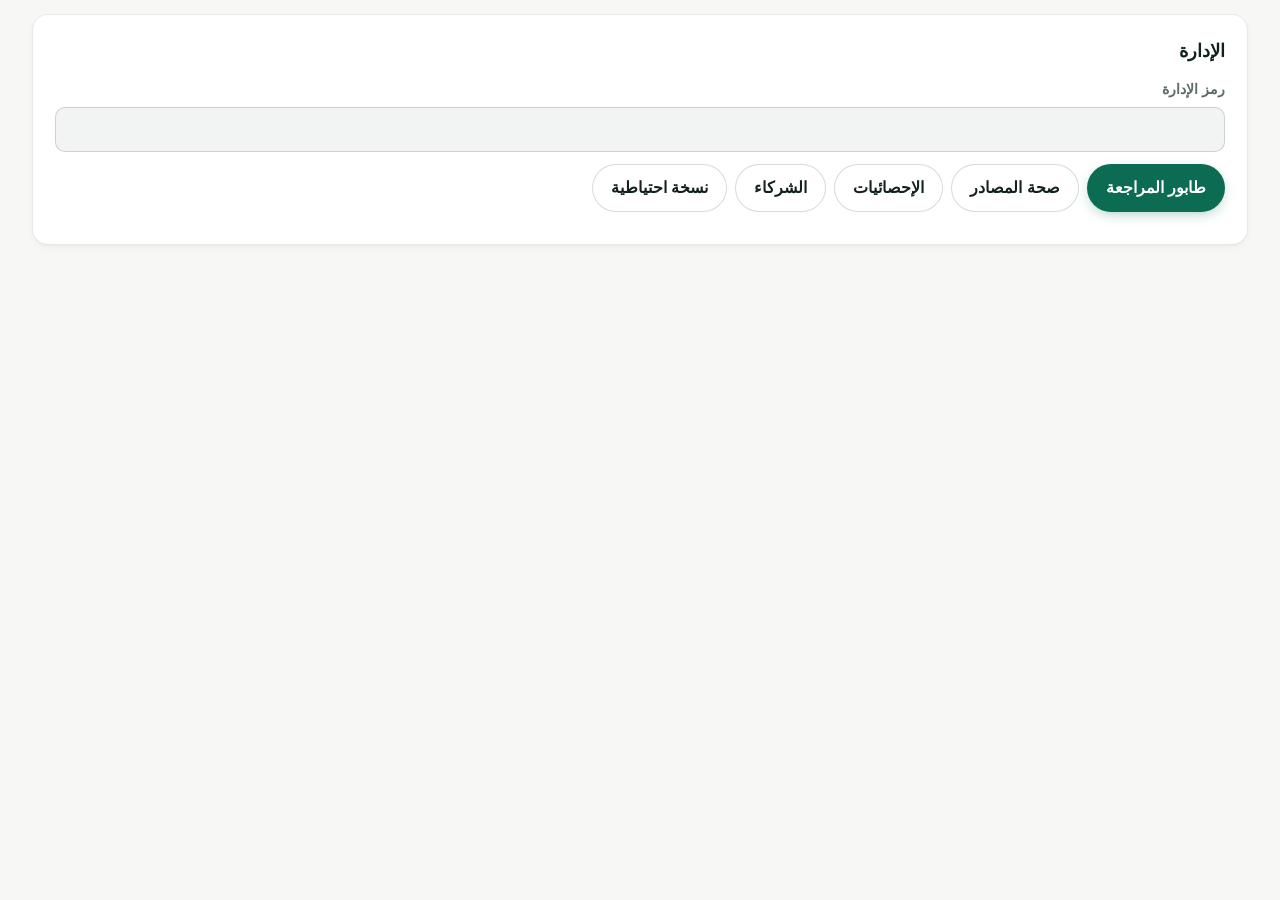
<file: frontend/admin.html>
<!doctype html>
<html lang="ar" dir="rtl"><head><meta charset="utf-8"><meta name="viewport" content="width=device-width, initial-scale=1">
<title>الإدارة · لقيت</title><meta name="robots" content="noindex"><link rel="icon" href="icons/icon.svg">
<link rel="stylesheet" href="app.css"><link rel="stylesheet" href="page.css">
<style>
.adm-tabs{display:flex;gap:8px;flex-wrap:wrap}
.hl-sum{display:flex;gap:8px;flex-wrap:wrap;margin:6px 0 10px}
.hl-pill{border-radius:999px;padding:3px 12px;font-size:.85rem;font-weight:600}
.hl-fail{background:#FDECEA;color:#B42318}.hl-stale{background:#FEF3E2;color:#A15C07}.hl-ok{background:#E3F4EA;color:#18794E}
:root[data-theme="dark"] .hl-fail{background:#3A1715;color:#F97066}
:root[data-theme="dark"] .hl-stale{background:#3A2A10;color:#F5B556}
:root[data-theme="dark"] .hl-ok{background:#13311F;color:#5BD49A}
.tbl-wrap{overflow-x:auto}
.kpis{display:grid;grid-template-columns:repeat(auto-fit,minmax(9rem,1fr));gap:10px;margin:8px 0 14px}
.kpi{border:1px solid var(--line);border-radius:12px;padding:10px 12px}
.kpi b{display:block;font-size:1.5rem;font-variant-numeric:tabular-nums}
.kpi span{font-size:.82rem;color:var(--muted)}
.dbar{display:grid;grid-template-columns:5.5rem 1fr 3rem;gap:8px;align-items:center;font-size:.85rem;font-variant-numeric:tabular-nums}
.dbar .t{height:8px;border-radius:6px;background:var(--line);overflow:hidden}
.dbar .t i{display:block;height:100%;background:var(--accent)}
.tbl td small{color:var(--muted)}
</style></head>
<body>
<main class="inner page">
  <div class="box">
    <h2>الإدارة</h2>
    <label>رمز الإدارة <input id="tok" type="password" autocomplete="off"></label>
    <div class="adm-tabs">
      <button class="btn primary" id="loadQueue">طابور المراجعة</button>
      <button class="btn ghost" id="loadHealth">صحة المصادر</button>
      <button class="btn ghost" id="loadStats">الإحصائيات</button>
      <button class="btn ghost" id="loadPartners">الشركاء</button>
      <button class="btn ghost" id="getBackup">نسخة احتياطية</button>
    </div>
    <div id="out"></div>
  </div>
</main>
<script>
const tok = document.getElementById('tok'), out = document.getElementById('out');
try { tok.value = sessionStorage.getItem('laqeet.admin') || ''; } catch (e) {}
const esc = (s) => String(s ?? '').replace(/[&<>"]/g, (c) => ({'&':'&amp;','<':'&lt;','>':'&gt;','"':'&quot;'}[c]));
const H = () => ({'X-Admin-Token': tok.value});
function remember() { try { sessionStorage.setItem('laqeet.admin', tok.value); } catch (e) {} }

async function loadQueue() {
  remember();
  const r = await fetch('/api/admin/queue', {headers: H()});
  if (!r.ok) { out.textContent = 'الرمز غلط أو الإدارة مو مفعّلة (ADMIN_TOKEN).'; return; }
  const {jobs} = await r.json();
  out.innerHTML = jobs.length ? `<div class="tbl-wrap"><table class="tbl"><tr><th>الإعلان</th><th>ليش هون</th><th></th></tr>${jobs.map(j => `<tr id="r${j.id}">
    <td><b>${esc(j.title)}</b><br>${esc(j.employer)} · ${esc((j.cities||[]).join('، '))} · ${esc(j.phones?.join(' '))}<br><small>${esc(String(j.raw || '').slice(0, 400))}</small><br>${j.sources.map(s => `<a href="${esc(s.post_url)}" target="_blank" rel="noopener">${esc(s.label)}</a>`).join(' · ')}</td>
    <td>${j.source === 'employer' ? 'صاحب عمل' : j.reports ? j.reports + ' بلاغات' : 'ثقة قليلة'}</td>
    <td><button class="chip" data-a="approve" data-id="${j.id}">انشر</button> <button class="chip" data-a="reject" data-id="${j.id}">ارفض</button></td></tr>`).join('')}</table></div>` : 'ما في شي للمراجعة 👌';
}

const STATUS = {fail: ['hl-fail', 'أخطاء'], stale: ['hl-stale', 'ساكت'], ok: ['hl-ok', 'تمام']};
const KIND = {telegram: 'تلغرام', web_portals: 'موقع', ingo_ats: 'منظمة (ATS)', reliefweb: 'ReliefWeb', turkey_portals: 'موقع تركي', group: 'مجموعة'};
function ago(iso) {
  if (!iso) return 'أبداً';
  const h = (Date.now() - new Date(iso).getTime()) / 36e5;
  return h < 1 ? 'هلأ' : h < 48 ? `قبل ${Math.round(h)} ساعة` : `قبل ${Math.round(h / 24)} يوم`;
}
async function loadHealth() {
  remember();
  const r = await fetch('/api/admin/health', {headers: H()});
  if (!r.ok) { out.textContent = 'الرمز غلط أو الإدارة مو مفعّلة (ADMIN_TOKEN).'; return; }
  const d = await r.json();
  if (!d.sources.length) { out.textContent = 'لسا ما في تسجيل. بيبلّش بعد أول جمع.'; return; }
  const s = d.summary;
  out.innerHTML = `<div class="hl-sum">
      <span class="hl-pill hl-fail">أخطاء: ${s.fail || 0}</span>
      <span class="hl-pill hl-stale">ساكت: ${s.stale || 0}</span>
      <span class="hl-pill hl-ok">تمام: ${s.ok || 0}</span>
    </div>
    <p class="note">«ساكت» يعني ما جاب شي: قناة تلغرام من 7 أيام، أو موقع من يومين. غالباً الموقع غيّر شكله أو حجبنا.</p>
    <div class="tbl-wrap"><table class="tbl"><tr><th>المصدر</th><th>الحالة</th><th>آخر مرة جاب شي</th><th>آخر تشغيل</th><th>الخطأ</th></tr>
    ${d.sources.map(x => `<tr><td><b>${esc(x.label)}</b><br><small>${esc(KIND[x.kind] || x.kind)} · ${esc(x.source)}</small></td>
      <td><span class="hl-pill ${STATUS[x.status][0]}">${STATUS[x.status][1]}</span></td>
      <td>${esc(ago(x.last_items_at))}</td>
      <td>${esc(ago(x.last_run))} · ${x.last_count}</td>
      <td><small>${esc(x.last_error || '')}</small></td></tr>`).join('')}</table></div>`;
}
const PAGE_AR = {landing: 'الرئيسية', board: 'الوظائف', job: 'صفحة وظيفة', cv: 'السيرة', pulse: 'نبض السوق', scam: 'رادار النصب', employer: 'انشر وظيفة'};
const APPLY_AR = {whatsapp: 'واتساب', call: 'اتصال', site: 'موقع', form: 'فورم', email: 'إيميل', portal: 'بوابة بحساب'};
const sum = (o) => Object.values(o || {}).reduce((a, b) => a + b, 0);
function rows(obj, labels) {
  const list = Object.entries(obj || {}).sort((a, b) => b[1] - a[1]);
  if (!list.length) return '<p class="note">لسا ما في أرقام.</p>';
  const max = list[0][1] || 1;
  return list.map(([k, n]) => `<div class="dbar"><span>${esc((labels && labels[k]) || k || '—')}</span><span class="t"><i style="width:${n / max * 100}%"></i></span><span>${n}</span></div>`).join('');
}
async function loadStats() {
  remember();
  const r = await fetch('/api/admin/stats?days=30', {headers: H()});
  if (!r.ok) { out.textContent = 'الرمز غلط أو الإدارة مو مفعّلة (ADMIN_TOKEN).'; return; }
  const d = await r.json(), t = d.totals;
  const dayMax = Math.max(1, ...d.daily.map((x) => x.view));
  out.innerHTML = `<p class="note">آخر ${d.days} يوم. أرقام مجمّعة بس: ما منحفظ هوية ولا IP ولا cookie لحدا.</p>
    <div class="kpis">
      <div class="kpi"><b>${sum(t.view)}</b><span>زيارة صفحة</span></div>
      <div class="kpi"><b>${sum(t.apply)}</b><span>ضغطة «قدّم»</span></div>
      <div class="kpi"><b>${sum(t.onboard)}</b><span>كمّلوا «شو شهادتك؟»</span></div>
      <div class="kpi"><b>${sum(t.source)}</b><span>زيارة بعتناها للمصادر</span></div>
      <div class="kpi"><b>${sum(t.search)}</b><span>بحث</span></div>
      <div class="kpi"><b>${sum(t.share)}</b><span>مشاركة</span></div>
      <div class="kpi"><b>${(t.install || {}).accepted || 0}</b><span>ثبّتوا التطبيق</span></div>
    </div>
    <h3>كل يوم (زيارات · ضغطات قدّم)</h3>
    ${d.daily.length ? d.daily.map((x) => `<div class="dbar"><span>${esc(x.day.slice(5))}</span><span class="t"><i style="width:${x.view / dayMax * 100}%"></i></span><span>${x.view} · ${x.apply}</span></div>`).join('') : '<p class="note">لسا ما في أرقام.</p>'}
    <h3>طريقة التقديم</h3>${rows(t.apply, APPLY_AR)}
    <h3>ضغطات «قدّم» حسب المصدر</h3>${rows(t.apply_src, d.source_labels)}
    <h3>زيارات بعتناها لكل مصدر</h3>${rows(t.source, d.source_labels)}
    <h3>الصفحات</h3>${rows(t.view, PAGE_AR)}
    <h3>الشهادات (من «شو شهادتك؟»)</h3>${rows(t.onboard)}`;
}
document.getElementById('loadStats').addEventListener('click', loadStats);

// Partners: what we sent each channel, and a message ready to copy for its admin.
function partnerMsg(p, d) {
  const site = d.public_url && !/localhost|127\.0\.0\.1|example/.test(d.public_url) ? d.public_url : '';
  return `السلام عليكم،
أنا من منصة «${d.site_name}»، منصة مجانية بتجمع إعلانات الشغل بسوريا وتركيا لتسهّل على الناس يلاقوا شغل.

منعرض إعلانات «${p.label}» مع ذكر اسم قناتكم ورابط الإعلان الأصلي دايماً، والتقديم بيصير من عندكم.
خلال آخر ${d.days} يوم:
• عرضنا ${p.recent} إعلان من عندكم (${p.open} منهم مفتوحين هلأ)
• بعتنالكم ${p.visits_sent} زيارة لقناتكم
• ${p.apply_clicks} شخص ضغط «قدّم» على إعلاناتكم
${site ? '\nالموقع: ' + site + '\n' : ''}
إذا بتحبّوا، فينا:
1) نحط اسمكم كـ«شريك» على صفحة المصادر.
2) نستقبل إعلاناتكم مرتبة مباشرة لتوصل أسرع وأدق.
وإذا ما بدكم نعرض إعلاناتكم، قولولنا ومنوقف فوراً.

شكراً إلكم على شغلكم 🙏`;
}
async function loadPartners() {
  remember();
  const r = await fetch('/api/admin/partners?days=30', {headers: H()});
  if (!r.ok) { out.textContent = 'الرمز غلط أو الإدارة مو مفعّلة (ADMIN_TOKEN).'; return; }
  const d = await r.json();
  window._partners = d;
  out.innerHTML = `<p class="note">آخر ${d.days} يوم. انسخ الرسالة وابعتها لأدمن القناة، ورقامها جاهزة جواتها.</p>
    <div class="tbl-wrap"><table class="tbl"><tr><th>المصدر</th><th>إعلانات (30 يوم)</th><th>مفتوحة</th><th>زيارات بعتناها</th><th>ضغطات قدّم</th><th></th></tr>
    ${d.sources.map((p, i) => `<tr><td><b>${esc(p.label)}</b><br><small>${p.url ? `<a href="${esc(p.url)}" target="_blank" rel="noopener">${esc(p.url.replace(/^https:\/\//, ''))}</a>` : esc(p.source)}</small></td>
      <td>${p.recent}</td><td>${p.open}</td><td>${p.visits_sent}</td><td>${p.apply_clicks}</td>
      <td>${p.kind === 'telegram' ? `<button class="chip" data-copy-partner="${i}">انسخ الرسالة</button>` : ''}</td></tr>`).join('')}</table></div>`;
}
document.getElementById('loadPartners').addEventListener('click', loadPartners);
document.getElementById('getBackup').addEventListener('click', async () => {
  remember();
  const r = await fetch('/api/admin/backup', {headers: H()});
  if (!r.ok) { out.textContent = 'الرمز غلط أو الإدارة مو مفعّلة (ADMIN_TOKEN).'; return; }
  const blob = await r.blob(), a = document.createElement('a');
  a.href = URL.createObjectURL(blob);
  a.download = `laqeet-backup-${new Date().toISOString().slice(0, 10)}.json.gz`;
  a.click();
  setTimeout(() => URL.revokeObjectURL(a.href), 2000);
  out.innerHTML = '<p class="note">نزلت النسخة. خليها عندك وما ترفعها على GitHub، لأنه فيها أرقام أصحاب العمل. للاسترجاع: <code>python -m app.backup import الملف</code></p>';
});
out.addEventListener('click', (e) => {
  const b = e.target.closest('[data-copy-partner]'); if (!b) return;
  const d = window._partners, text = partnerMsg(d.sources[+b.dataset.copyPartner], d);
  navigator.clipboard.writeText(text).then(() => { b.textContent = 'انسخت ✓'; }).catch(() => { window.prompt('انسخ الرسالة:', text); });
});
out.addEventListener('click', async (e) => {
  const b = e.target.closest('[data-a]'); if (!b) return;
  const r = await fetch('/api/admin/jobs/' + b.dataset.id, {method: 'POST', headers: {...H(), 'Content-Type': 'application/json'}, body: JSON.stringify({action: b.dataset.a})});
  if (r.ok) document.getElementById('r' + b.dataset.id).remove();
});
document.getElementById('loadQueue').addEventListener('click', loadQueue);
document.getElementById('loadHealth').addEventListener('click', loadHealth);
</script>
</body></html>
</file>
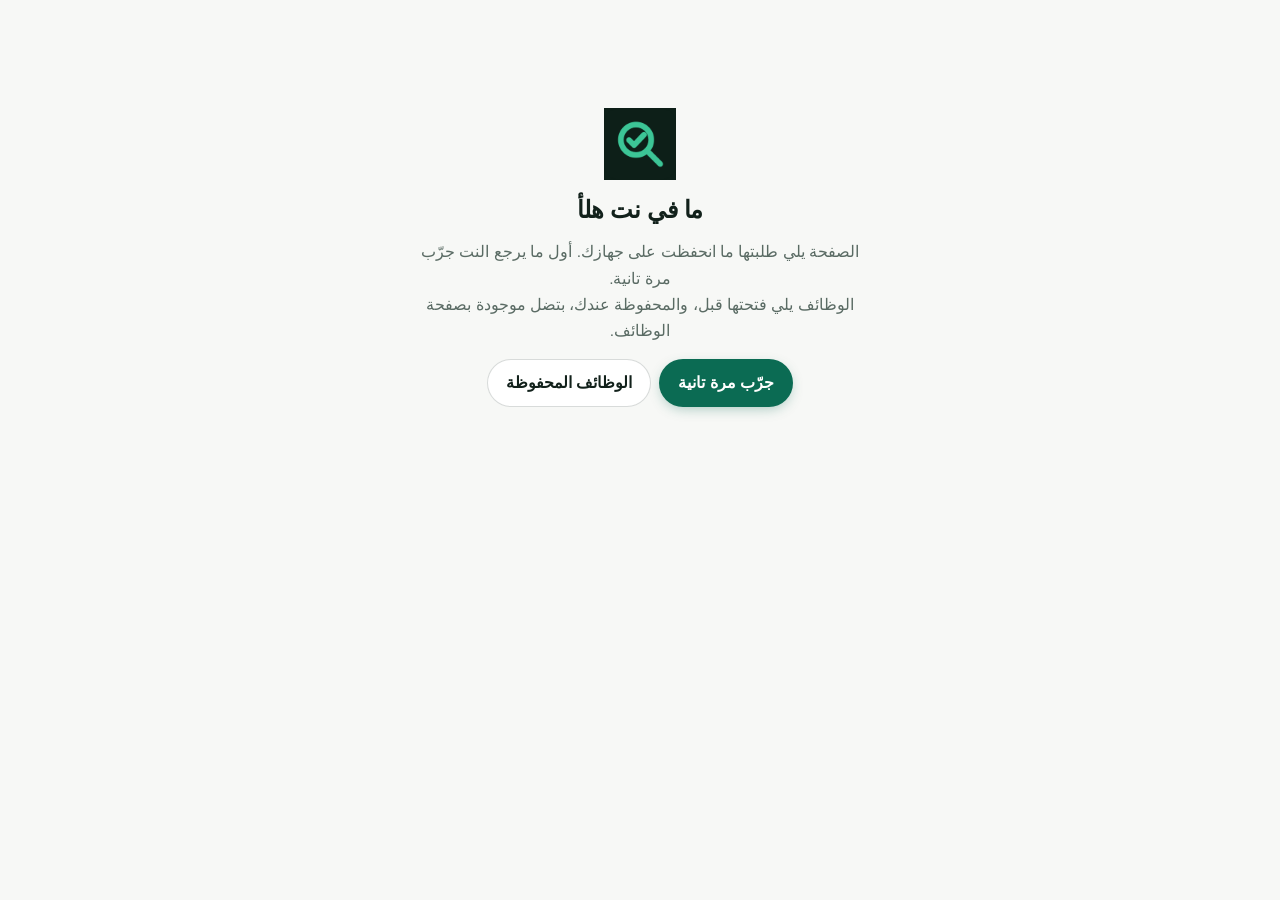
<file: frontend/offline.html>
<!doctype html>
<html lang="ar" dir="rtl">
<head>
<meta charset="utf-8">
<meta name="viewport" content="width=device-width, initial-scale=1, viewport-fit=cover">
<title>ما في نت · لقيت</title>
<meta name="theme-color" content="#0B1C16">
<link rel="icon" href="icons/icon.svg" type="image/svg+xml">
<link rel="stylesheet" href="app.css">
<style>
.off{max-width:30rem;margin:12vh auto 0;padding:0 16px;text-align:center;display:flex;flex-direction:column;gap:14px;align-items:center}
.off h1{font-family:var(--font-display);margin:0;font-size:1.5rem}
.off p{margin:0;color:var(--muted);line-height:1.7}
.off .row{display:flex;gap:8px;flex-wrap:wrap;justify-content:center}
</style>
</head>
<body>
<main class="off">
  <img src="icons/icon-192.png" alt="" width="72" height="72">
  <h1>ما في نت هلأ</h1>
  <p>الصفحة يلي طلبتها ما انحفظت على جهازك. أول ما يرجع النت جرّب مرة تانية.<br>الوظائف يلي فتحتها قبل، والمحفوظة عندك، بتضل موجودة بصفحة الوظائف.</p>
  <div class="row">
    <button class="btn primary" type="button" onclick="location.reload()">جرّب مرة تانية</button>
    <a class="btn ghost" href="./?view=jobs">الوظائف المحفوظة</a>
  </div>
</main>
</body>
</html>
</file>
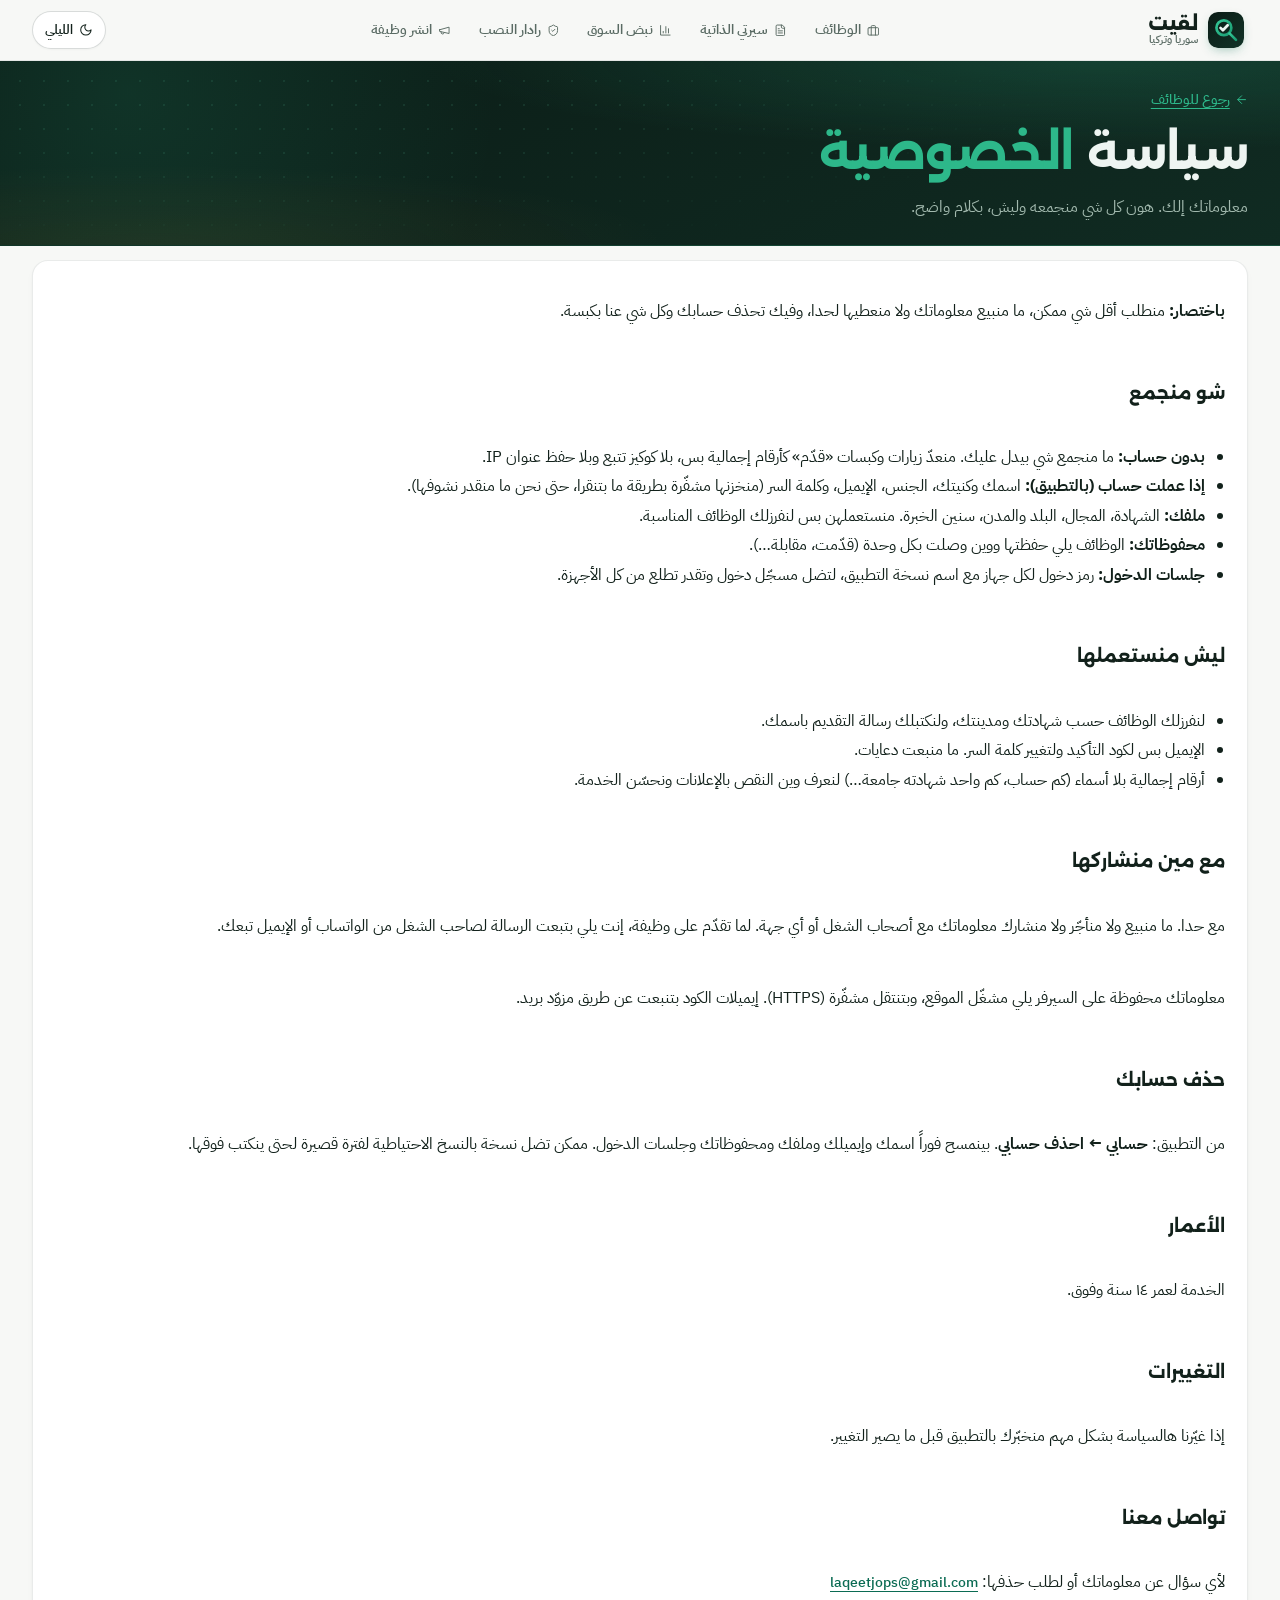
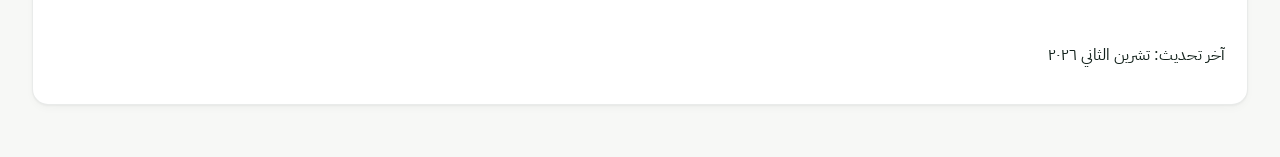
<file: frontend/privacy.html>
<!doctype html>
<html lang="ar" dir="rtl">
<head>
<meta charset="utf-8">
<meta name="viewport" content="width=device-width, initial-scale=1, viewport-fit=cover">
<title>سياسة الخصوصية · لقيت</title>
<meta name="description" content="كيف لقيت بيتعامل مع معلوماتك: منطلب أقل شي، ما منبيع ولا منشارك، وفيك تحذف حسابك بكبسة.">
<meta name="theme-color" content="#0B1C16">
<link rel="icon" href="icons/icon.svg" type="image/svg+xml">
<link rel="preconnect" href="https://fonts.googleapis.com">
<link rel="preconnect" href="https://fonts.gstatic.com" crossorigin>
<link rel="stylesheet" href="https://fonts.googleapis.com/css2?family=Alexandria:wght@700;800&family=IBM+Plex+Sans+Arabic:wght@400;700&display=swap">
<link rel="stylesheet" href="app.css?v=43">
<link rel="stylesheet" href="page.css?v=43">
<script src="ui.js?v=43"></script>
<style>.legal h2{font-size:1.1rem;margin:1.4em 0 .4em}.legal p,.legal li{line-height:1.9}.legal ul{padding-inline-start:1.3em}</style>
</head>
<body>
<nav class="site-nav" aria-label="التنقل الرئيسي">
  <div class="inner site-nav-inner">
    <a class="site-brand" href="./">
      <img class="site-brand-mark" src="icons/icon.svg" alt="" width="36" height="36">
      <span class="site-brand-text">
        <span class="site-brand-name">لقيت</span>
        <span class="site-brand-sub">سوريا وتركيا</span>
      </span>
    </a>
    <div class="site-nav-links">
      <a class="site-nav-link" href="./?view=jobs"><i data-ico="briefcase" data-ico-cls="ico-sm"></i><span>الوظائف</span></a>
      <a class="site-nav-link" href="cv.html"><i data-ico="file-text" data-ico-cls="ico-sm"></i><span>سيرتي الذاتية</span></a>
      <a class="site-nav-link" href="pulse.html"><i data-ico="bar-chart" data-ico-cls="ico-sm"></i><span>نبض السوق</span></a>
      <a class="site-nav-link" href="scam.html"><i data-ico="shield-check" data-ico-cls="ico-sm"></i><span>رادار النصب</span></a>
      <a class="site-nav-link" href="employer.html"><i data-ico="megaphone" data-ico-cls="ico-sm"></i><span>انشر وظيفة</span></a>
    </div>
    <div class="site-nav-actions">
      <button type="button" class="nav-icon-btn" data-theme-toggle aria-label="تبديل وضع الألوان">
        <span class="theme-ico"></span><span class="theme-lbl">الليلي</span>
      </button>
      <button type="button" class="nav-icon-btn nav-menu-btn" data-nav-menu-toggle aria-label="القائمة" aria-expanded="false">
        <i data-ico="menu"></i>
      </button>
    </div>
  </div>
</nav>

<section class="hero slim"><div class="inner">
  <div class="eyebrow"><a class="link" href="./?view=jobs"><i data-ico="arrow-left" data-ico-cls="ico-sm"></i><span>رجوع للوظائف</span></a></div>
  <h1>سياسة <span class="brand">الخصوصية</span></h1>
  <p class="sub">معلوماتك إلك. هون كل شي منجمعه وليش، بكلام واضح.</p>
</div></section>

<main class="inner page">
  <div class="box legal">
    <p><b>باختصار:</b> منطلب أقل شي ممكن، ما منبيع معلوماتك ولا منعطيها لحدا، وفيك تحذف حسابك وكل شي عنا بكبسة.</p>

    <h2>شو منجمع</h2>
    <ul>
      <li><b>بدون حساب:</b> ما منجمع شي بيدل عليك. منعدّ زيارات وكبسات «قدّم» كأرقام إجمالية بس، بلا كوكيز تتبع وبلا حفظ عنوان IP.</li>
      <li><b>إذا عملت حساب (بالتطبيق):</b> اسمك وكنيتك، الجنس، الإيميل، وكلمة السر (منخزنها مشفّرة بطريقة ما بتنقرا، حتى نحن ما منقدر نشوفها).</li>
      <li><b>ملفك:</b> الشهادة، المجال، البلد والمدن، سنين الخبرة. منستعملهن بس لنفرزلك الوظائف المناسبة.</li>
      <li><b>محفوظاتك:</b> الوظائف يلي حفظتها ووين وصلت بكل وحدة (قدّمت، مقابلة…).</li>
      <li><b>جلسات الدخول:</b> رمز دخول لكل جهاز مع اسم نسخة التطبيق، لتضل مسجّل دخول وتقدر تطلع من كل الأجهزة.</li>
    </ul>

    <h2>ليش منستعملها</h2>
    <ul>
      <li>لنفرزلك الوظائف حسب شهادتك ومدينتك، ولنكتبلك رسالة التقديم باسمك.</li>
      <li>الإيميل بس لكود التأكيد ولتغيير كلمة السر. ما منبعت دعايات.</li>
      <li>أرقام إجمالية بلا أسماء (كم حساب، كم واحد شهادته جامعة…) لنعرف وين النقص بالإعلانات ونحسّن الخدمة.</li>
    </ul>

    <h2>مع مين منشاركها</h2>
    <p>مع حدا. ما منبيع ولا منأجّر ولا منشارك معلوماتك مع أصحاب الشغل أو أي جهة. لما تقدّم على وظيفة، إنت يلي بتبعت الرسالة لصاحب الشغل من الواتساب أو الإيميل تبعك.</p>
    <p>معلوماتك محفوظة على السيرفر يلي مشغّل الموقع، وبتنتقل مشفّرة (HTTPS). إيميلات الكود بتنبعت عن طريق مزوّد بريد.</p>

    <h2>حذف حسابك</h2>
    <p>من التطبيق: <b>حسابي ← احذف حسابي</b>. بينمسح فوراً اسمك وإيميلك وملفك ومحفوظاتك وجلسات الدخول. ممكن تضل نسخة بالنسخ الاحتياطية لفترة قصيرة لحتى ينكتب فوقها.</p>

    <h2>الأعمار</h2>
    <p>الخدمة لعمر ١٤ سنة وفوق.</p>

    <h2>التغييرات</h2>
    <p>إذا غيّرنا هالسياسة بشكل مهم منخبّرك بالتطبيق قبل ما يصير التغيير.</p>
    <h2>تواصل معنا</h2>
    <p>لأي سؤال عن معلوماتك أو لطلب حذفها: <a class="link" href="mailto:laqeetjops@gmail.com">laqeetjops@gmail.com</a></p>
    <p class="muted">آخر تحديث: تشرين الثاني ٢٠٢٦</p>
  </div>
</main>

</body>
</html>
</file>
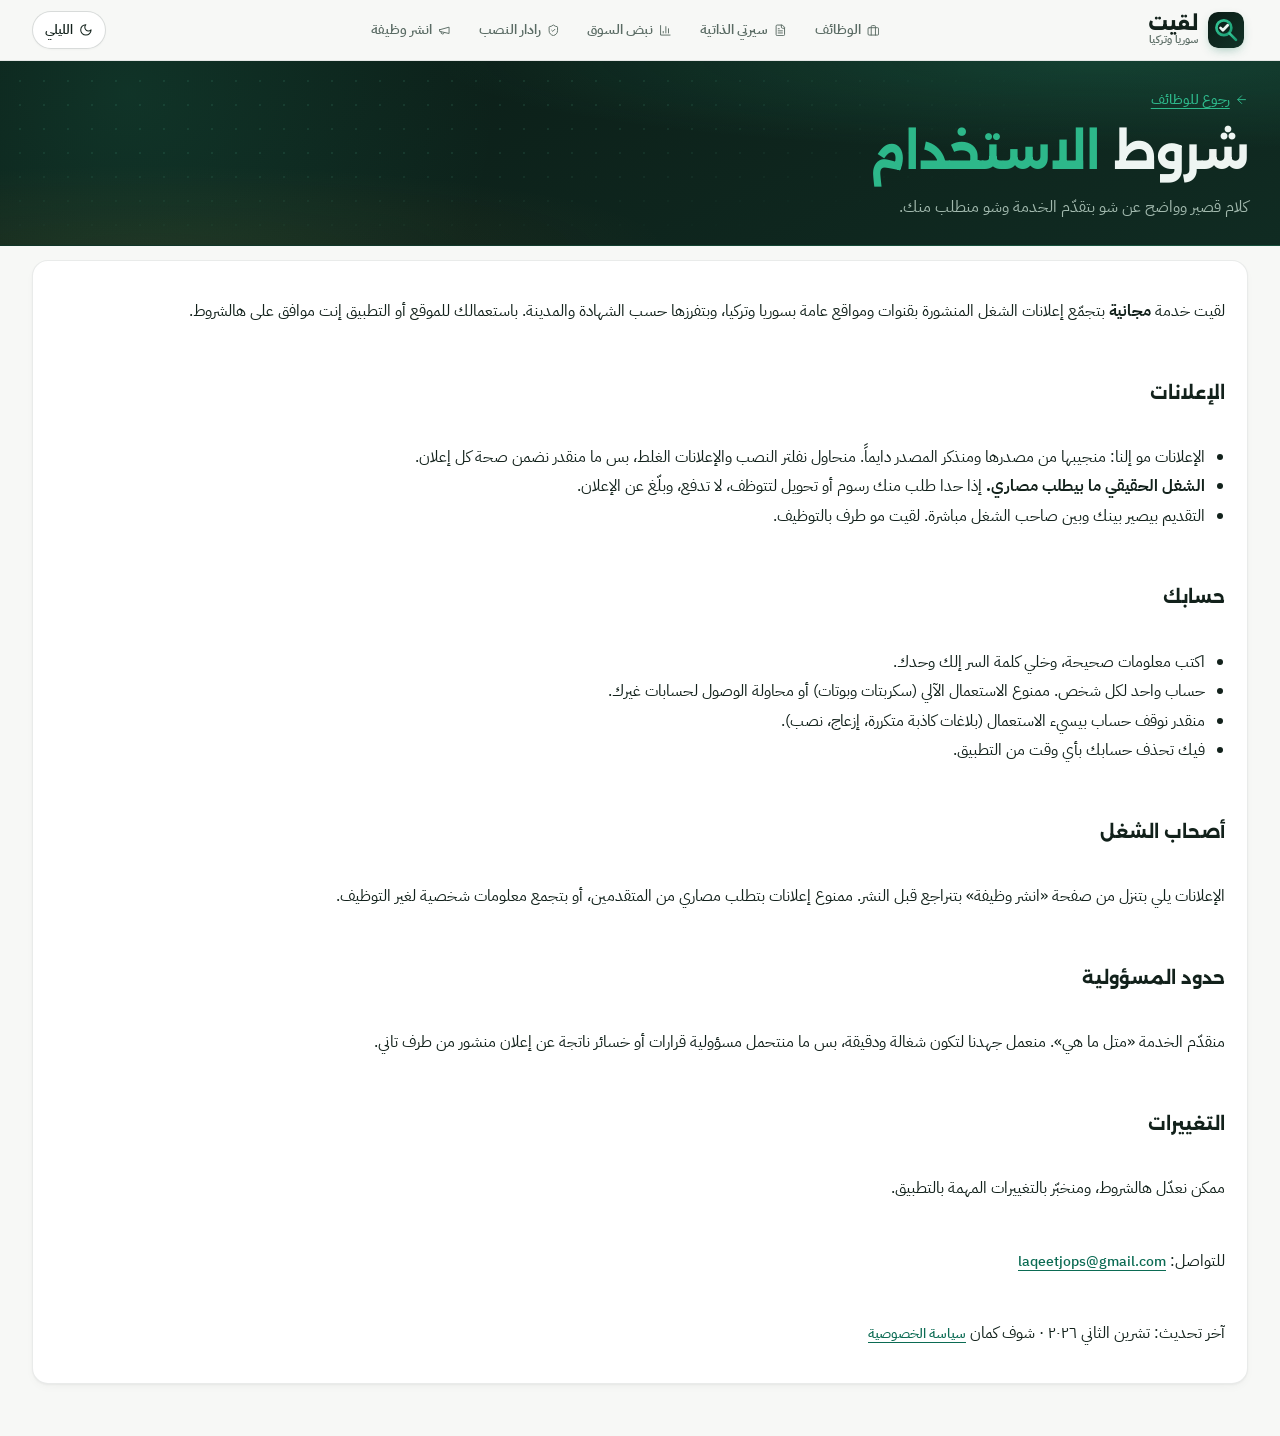
<file: frontend/terms.html>
<!doctype html>
<html lang="ar" dir="rtl">
<head>
<meta charset="utf-8">
<meta name="viewport" content="width=device-width, initial-scale=1, viewport-fit=cover">
<title>شروط الاستخدام · لقيت</title>
<meta name="description" content="شروط استخدام لقيت: خدمة مجانية بتجمّع إعلانات الشغل، والشغل الحقيقي ما بيطلب مصاري.">
<meta name="theme-color" content="#0B1C16">
<link rel="icon" href="icons/icon.svg" type="image/svg+xml">
<link rel="preconnect" href="https://fonts.googleapis.com">
<link rel="preconnect" href="https://fonts.gstatic.com" crossorigin>
<link rel="stylesheet" href="https://fonts.googleapis.com/css2?family=Alexandria:wght@700;800&family=IBM+Plex+Sans+Arabic:wght@400;700&display=swap">
<link rel="stylesheet" href="app.css?v=43">
<link rel="stylesheet" href="page.css?v=43">
<script src="ui.js?v=43"></script>
<style>.legal h2{font-size:1.1rem;margin:1.4em 0 .4em}.legal p,.legal li{line-height:1.9}.legal ul{padding-inline-start:1.3em}</style>
</head>
<body>
<nav class="site-nav" aria-label="التنقل الرئيسي">
  <div class="inner site-nav-inner">
    <a class="site-brand" href="./">
      <img class="site-brand-mark" src="icons/icon.svg" alt="" width="36" height="36">
      <span class="site-brand-text">
        <span class="site-brand-name">لقيت</span>
        <span class="site-brand-sub">سوريا وتركيا</span>
      </span>
    </a>
    <div class="site-nav-links">
      <a class="site-nav-link" href="./?view=jobs"><i data-ico="briefcase" data-ico-cls="ico-sm"></i><span>الوظائف</span></a>
      <a class="site-nav-link" href="cv.html"><i data-ico="file-text" data-ico-cls="ico-sm"></i><span>سيرتي الذاتية</span></a>
      <a class="site-nav-link" href="pulse.html"><i data-ico="bar-chart" data-ico-cls="ico-sm"></i><span>نبض السوق</span></a>
      <a class="site-nav-link" href="scam.html"><i data-ico="shield-check" data-ico-cls="ico-sm"></i><span>رادار النصب</span></a>
      <a class="site-nav-link" href="employer.html"><i data-ico="megaphone" data-ico-cls="ico-sm"></i><span>انشر وظيفة</span></a>
    </div>
    <div class="site-nav-actions">
      <button type="button" class="nav-icon-btn" data-theme-toggle aria-label="تبديل وضع الألوان">
        <span class="theme-ico"></span><span class="theme-lbl">الليلي</span>
      </button>
      <button type="button" class="nav-icon-btn nav-menu-btn" data-nav-menu-toggle aria-label="القائمة" aria-expanded="false">
        <i data-ico="menu"></i>
      </button>
    </div>
  </div>
</nav>

<section class="hero slim"><div class="inner">
  <div class="eyebrow"><a class="link" href="./?view=jobs"><i data-ico="arrow-left" data-ico-cls="ico-sm"></i><span>رجوع للوظائف</span></a></div>
  <h1>شروط <span class="brand">الاستخدام</span></h1>
  <p class="sub">كلام قصير وواضح عن شو بتقدّم الخدمة وشو منطلب منك.</p>
</div></section>

<main class="inner page">
  <div class="box legal">
    <p>لقيت خدمة <b>مجانية</b> بتجمّع إعلانات الشغل المنشورة بقنوات ومواقع عامة بسوريا وتركيا، وبتفرزها حسب الشهادة والمدينة. باستعمالك للموقع أو التطبيق إنت موافق على هالشروط.</p>

    <h2>الإعلانات</h2>
    <ul>
      <li>الإعلانات مو إلنا: منجيبها من مصدرها ومنذكر المصدر دايماً. منحاول نفلتر النصب والإعلانات الغلط، بس ما منقدر نضمن صحة كل إعلان.</li>
      <li><b>الشغل الحقيقي ما بيطلب مصاري.</b> إذا حدا طلب منك رسوم أو تحويل لتتوظف، لا تدفع، وبلّغ عن الإعلان.</li>
      <li>التقديم بيصير بينك وبين صاحب الشغل مباشرة. لقيت مو طرف بالتوظيف.</li>
    </ul>

    <h2>حسابك</h2>
    <ul>
      <li>اكتب معلومات صحيحة، وخلي كلمة السر إلك وحدك.</li>
      <li>حساب واحد لكل شخص. ممنوع الاستعمال الآلي (سكربتات وبوتات) أو محاولة الوصول لحسابات غيرك.</li>
      <li>منقدر نوقف حساب بيسيء الاستعمال (بلاغات كاذبة متكررة، إزعاج، نصب).</li>
      <li>فيك تحذف حسابك بأي وقت من التطبيق.</li>
    </ul>

    <h2>أصحاب الشغل</h2>
    <p>الإعلانات يلي بتنزل من صفحة «انشر وظيفة» بتنراجع قبل النشر. ممنوع إعلانات بتطلب مصاري من المتقدمين، أو بتجمع معلومات شخصية لغير التوظيف.</p>

    <h2>حدود المسؤولية</h2>
    <p>منقدّم الخدمة «متل ما هي». منعمل جهدنا لتكون شغالة ودقيقة، بس ما منتحمل مسؤولية قرارات أو خسائر ناتجة عن إعلان منشور من طرف تاني.</p>

    <h2>التغييرات</h2>
    <p>ممكن نعدّل هالشروط، ومنخبّر بالتغييرات المهمة بالتطبيق.</p>
    <p>للتواصل: <a class="link" href="mailto:laqeetjops@gmail.com">laqeetjops@gmail.com</a></p>
    <p class="muted">آخر تحديث: تشرين الثاني ٢٠٢٦ · شوف كمان <a class="link" href="privacy.html">سياسة الخصوصية</a></p>
  </div>
</main>

</body>
</html>
</file>
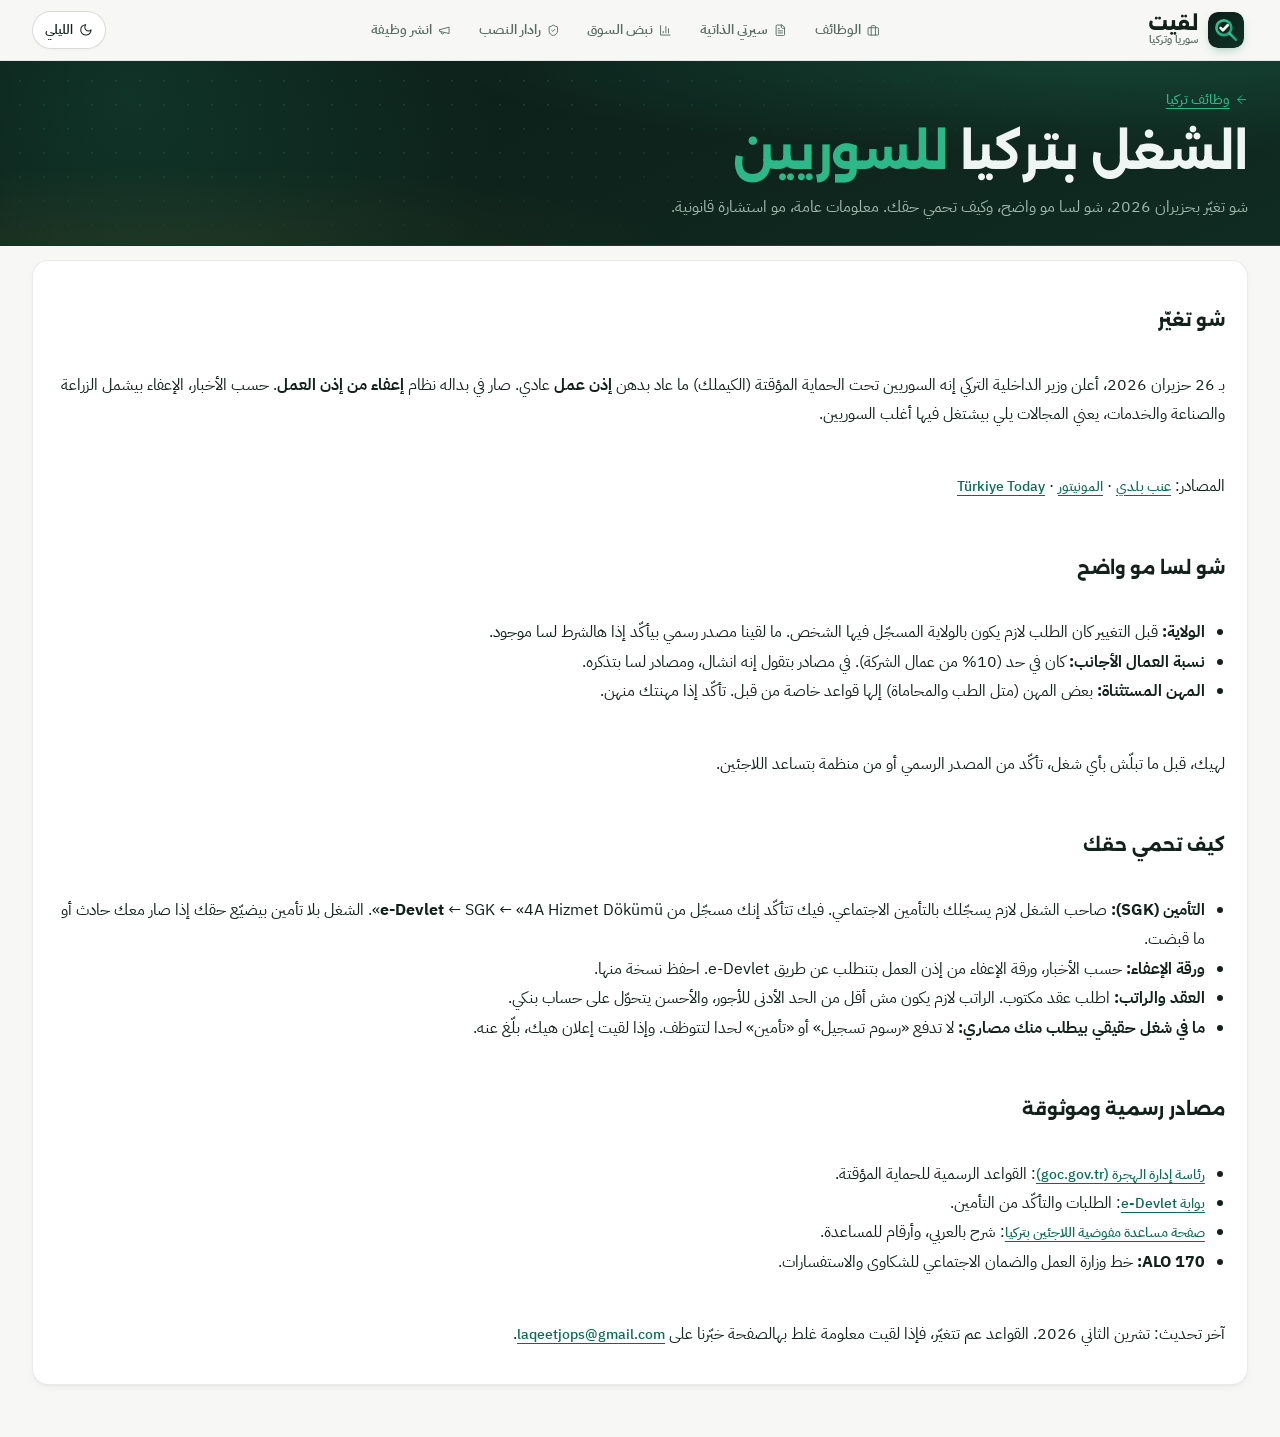
<file: frontend/turkey-work.html>
<!doctype html>
<html lang="ar" dir="rtl">
<head>
<meta charset="utf-8">
<meta name="viewport" content="width=device-width, initial-scale=1, viewport-fit=cover">
<title>الشغل بتركيا للسوريين · لقيت</title>
<meta name="description" content="شو تغيّر بقواعد شغل السوريين تحت الحماية المؤقتة بتركيا (حزيران 2026)، شو لسا مو واضح، وكيف تحمي حقك: التأمين SGK والمصادر الرسمية.">
<meta name="theme-color" content="#0B1C16">
<link rel="icon" href="icons/icon.svg" type="image/svg+xml">
<link rel="preconnect" href="https://fonts.googleapis.com">
<link rel="preconnect" href="https://fonts.gstatic.com" crossorigin>
<link rel="stylesheet" href="https://fonts.googleapis.com/css2?family=Alexandria:wght@700;800&family=IBM+Plex+Sans+Arabic:wght@400;700&display=swap">
<link rel="stylesheet" href="app.css?v=43">
<link rel="stylesheet" href="page.css?v=43">
<script src="ui.js?v=43"></script>
<style>.legal h2{font-size:1.1rem;margin:1.4em 0 .4em}.legal p,.legal li{line-height:1.9}.legal ul{padding-inline-start:1.3em}</style>
</head>
<body>
<nav class="site-nav" aria-label="التنقل الرئيسي">
  <div class="inner site-nav-inner">
    <a class="site-brand" href="./">
      <img class="site-brand-mark" src="icons/icon.svg" alt="" width="36" height="36">
      <span class="site-brand-text">
        <span class="site-brand-name">لقيت</span>
        <span class="site-brand-sub">سوريا وتركيا</span>
      </span>
    </a>
    <div class="site-nav-links">
      <a class="site-nav-link" href="./?view=jobs"><i data-ico="briefcase" data-ico-cls="ico-sm"></i><span>الوظائف</span></a>
      <a class="site-nav-link" href="cv.html"><i data-ico="file-text" data-ico-cls="ico-sm"></i><span>سيرتي الذاتية</span></a>
      <a class="site-nav-link" href="pulse.html"><i data-ico="bar-chart" data-ico-cls="ico-sm"></i><span>نبض السوق</span></a>
      <a class="site-nav-link" href="scam.html"><i data-ico="shield-check" data-ico-cls="ico-sm"></i><span>رادار النصب</span></a>
      <a class="site-nav-link" href="employer.html"><i data-ico="megaphone" data-ico-cls="ico-sm"></i><span>انشر وظيفة</span></a>
    </div>
    <div class="site-nav-actions">
      <button type="button" class="nav-icon-btn" data-theme-toggle aria-label="تبديل وضع الألوان">
        <span class="theme-ico"></span><span class="theme-lbl">الليلي</span>
      </button>
      <button type="button" class="nav-icon-btn nav-menu-btn" data-nav-menu-toggle aria-label="القائمة" aria-expanded="false">
        <i data-ico="menu"></i>
      </button>
    </div>
  </div>
</nav>

<section class="hero slim"><div class="inner">
  <div class="eyebrow"><a class="link" href="./?view=jobs&amp;country=tr"><i data-ico="arrow-left" data-ico-cls="ico-sm"></i><span>وظائف تركيا</span></a></div>
  <h1>الشغل بتركيا <span class="brand">للسوريين</span></h1>
  <p class="sub">شو تغيّر بحزيران 2026، شو لسا مو واضح، وكيف تحمي حقك. معلومات عامة، مو استشارة قانونية.</p>
</div></section>

<main class="inner page">
  <div class="box legal">
    <h2>شو تغيّر</h2>
    <p>بـ 26 حزيران 2026، أعلن وزير الداخلية التركي إنه السوريين تحت الحماية المؤقتة (الكيملك) ما عاد بدهن <b>إذن عمل</b> عادي. صار في بداله نظام <b>إعفاء من إذن العمل</b>. حسب الأخبار، الإعفاء بيشمل الزراعة والصناعة والخدمات، يعني المجالات يلي بيشتغل فيها أغلب السوريين.</p>
    <p class="muted">المصادر: <a class="link" href="https://english.enabbaladi.net/archives/2026/06/turkey-exempts-syrians-from-work-permit-rule/" rel="noopener">عنب بلدي</a> · <a class="link" href="https://www.al-monitor.com/originals/2026/06/turkey-eases-job-rules-1m-syrians-under-temporary-protection-what-know" rel="noopener">المونيتور</a> · <a class="link" href="https://www.turkiyetoday.com/nation/turkiye-grants-work-permit-exemption-to-over-2m-syrians-under-temporary-protection-3222731" rel="noopener">Türkiye Today</a></p>

    <h2>شو لسا مو واضح</h2>
    <ul>
      <li><b>الولاية:</b> قبل التغيير كان الطلب لازم يكون بالولاية المسجّل فيها الشخص. ما لقينا مصدر رسمي بيأكّد إذا هالشرط لسا موجود.</li>
      <li><b>نسبة العمال الأجانب:</b> كان في حد (10% من عمال الشركة). في مصادر بتقول إنه انشال، ومصادر لسا بتذكره.</li>
      <li><b>المهن المستثناة:</b> بعض المهن (متل الطب والمحاماة) إلها قواعد خاصة من قبل. تأكّد إذا مهنتك منهن.</li>
    </ul>
    <p>لهيك، قبل ما تبلّش بأي شغل، تأكّد من المصدر الرسمي أو من منظمة بتساعد اللاجئين.</p>

    <h2>كيف تحمي حقك</h2>
    <ul>
      <li><b>التأمين (SGK):</b> صاحب الشغل لازم يسجّلك بالتأمين الاجتماعي. فيك تتأكّد إنك مسجّل من <b>e-Devlet</b> ← SGK ← «4A Hizmet Dökümü». الشغل بلا تأمين بيضيّع حقك إذا صار معك حادث أو ما قبضت.</li>
      <li><b>ورقة الإعفاء:</b> حسب الأخبار، ورقة الإعفاء من إذن العمل بتنطلب عن طريق e-Devlet. احفظ نسخة منها.</li>
      <li><b>العقد والراتب:</b> اطلب عقد مكتوب. الراتب لازم يكون مش أقل من الحد الأدنى للأجور، والأحسن يتحوّل على حساب بنكي.</li>
      <li><b>ما في شغل حقيقي بيطلب منك مصاري:</b> لا تدفع «رسوم تسجيل» أو «تأمين» لحدا لتتوظف. وإذا لقيت إعلان هيك، بلّغ عنه.</li>
    </ul>

    <h2>مصادر رسمية وموثوقة</h2>
    <ul>
      <li><a class="link" href="https://www.goc.gov.tr" rel="noopener">رئاسة إدارة الهجرة (goc.gov.tr)</a>: القواعد الرسمية للحماية المؤقتة.</li>
      <li><a class="link" href="https://www.turkiye.gov.tr" rel="noopener">بوابة e-Devlet</a>: الطلبات والتأكّد من التأمين.</li>
      <li><a class="link" href="https://help.unhcr.org/turkiye/" rel="noopener">صفحة مساعدة مفوضية اللاجئين بتركيا</a>: شرح بالعربي، وأرقام للمساعدة.</li>
      <li><b>ALO 170:</b> خط وزارة العمل والضمان الاجتماعي للشكاوى والاستفسارات.</li>
    </ul>
    <p class="muted">آخر تحديث: تشرين الثاني 2026. القواعد عم تتغيّر، فإذا لقيت معلومة غلط بهالصفحة خبّرنا على <a class="link" href="mailto:laqeetjops@gmail.com">laqeetjops@gmail.com</a>.</p>
  </div>
</main>

</body>
</html>
</file>
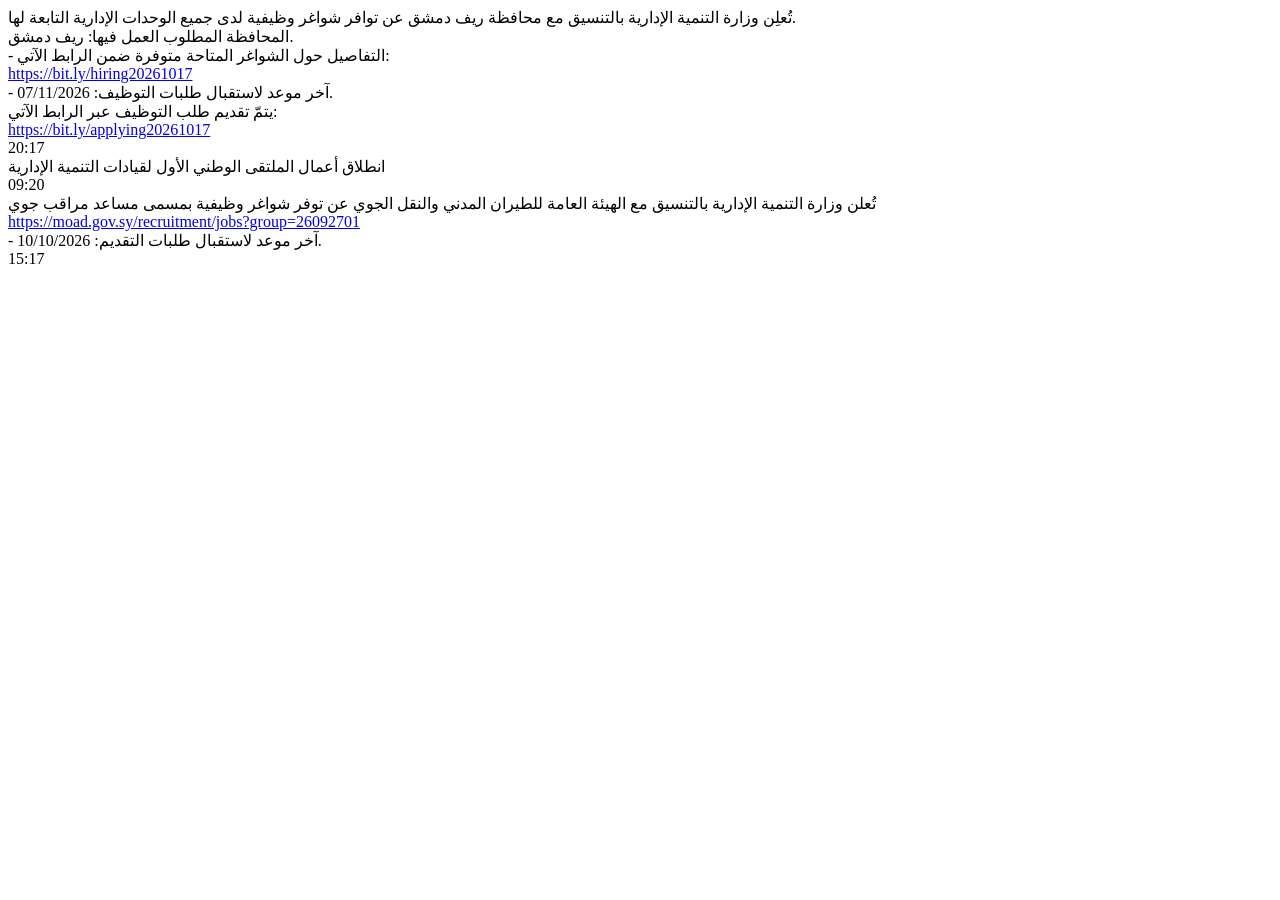
<file: tests/fixtures/channel_page.html>
<html><body>
<div class="tgme_widget_message" data-post="SyMOAD/9960">
  <div class="tgme_widget_message_text">تُعلِن وزارة التنمية الإدارية بالتنسيق مع محافظة ريف دمشق عن توافر شواغر وظيفية لدى جميع الوحدات الإدارية التابعة لها.<br>
  المحافظة المطلوب العمل فيها: ريف دمشق.<br>
  - التفاصيل حول الشواغر المتاحة متوفرة ضمن الرابط الآتي:<br><a href="https://bit.ly/hiring20261017">https://bit.ly/hiring20261017</a><br>
  - آخر موعد لاستقبال طلبات التوظيف: 07/11/2026.<br>
  يتمّ تقديم طلب التوظيف عبر الرابط الآتي:<br><a href="https://bit.ly/applying20261017">https://bit.ly/applying20261017</a></div>
  <a class="tgme_widget_message_date"><time datetime="2026-10-30T20:17:54+00:00">20:17</time></a>
</div>
<div class="tgme_widget_message" data-post="SyMOAD/9975">
  <div class="tgme_widget_message_text">انطلاق أعمال الملتقى الوطني الأول لقيادات التنمية الإدارية</div>
  <a class="tgme_widget_message_date"><time datetime="2026-11-04T09:20:26+00:00">09:20</time></a>
</div>
<div class="tgme_widget_message" data-post="SyMOAD/9801">
  <div class="tgme_widget_message_text">تُعلن وزارة التنمية الإدارية بالتنسيق مع الهيئة العامة للطيران المدني والنقل الجوي عن توفر شواغر وظيفية بمسمى مساعد مراقب جوي<br>
  <a href="https://moad.gov.sy/recruitment/jobs?group=26092701">https://moad.gov.sy/recruitment/jobs?group=26092701</a><br>- آخر موعد لاستقبال طلبات التقديم: 10/10/2026.</div>
  <a class="tgme_widget_message_date"><time datetime="2026-10-02T12:17:00+00:00">15:17</time></a>
</div>
</body></html>
</file>
<file: frontend/app.css>
/* لقيت · Design System v32: Velvet Emerald Hero (#0B1C16) + Warm Porcelain (#F7F8F6) Default, Phase 2 Trust & Tracker Components */
:root{
  --paper:#F7F8F6;
  --surface:#FFFFFF;
  --surface-subtle:#F1F4F2;
  --ink:#12211B;
  --muted:#5A6B64;
  --line:rgba(18,33,27,.09);
  --line-strong:rgba(18,33,27,.16);
  --accent:#0B6B53;
  --accent-hover:#085542;
  --accent-soft:#E3F3ED;
  --accent-bg:rgba(11,107,83,.07);
  --mint:#2DB88A;
  --amber:#C88A2B;
  --amber-bg:#FDF6E9;
  --hero:#0B1C16;
  --hero-2:#102B22;
  --hero-ink:#EEF5F2;
  --hero-muted:#A2B9AE;
  --hero-dot:rgba(100,210,170,.11);
  --nav-bg:rgba(247,248,246,.86);
  --nav-border:rgba(18,33,27,.08);
  --exp-low:#187A44; --exp-low-bg:#E5F4EC;
  --exp-mid:#B57316; --exp-mid-bg:#FDF4E3;
  --exp-high:#B83A3A; --exp-high-bg:#FCEAEA;
  --exp-unk:#6B7B74; --exp-unk-bg:#EEF2F0;
  --wa:#128140;
  --gov:#1E4E8C; --gov-bg:#EAF2FC;
  --tr:#C92A2A; --tr-soft:rgba(201,42,42,.09);
  --shadow-sm:0 1px 2px rgba(11,28,22,.04),0 4px 12px -4px rgba(11,28,22,.06);
  --shadow-md:0 4px 10px -2px rgba(11,28,22,.06),0 16px 32px -12px rgba(11,28,22,.12);
  --shadow-lg:0 14px 28px -6px rgba(11,28,22,.14),0 30px 64px -18px rgba(11,28,22,.24);
  --font-display:"Alexandria","IBM Plex Sans Arabic",Tahoma,sans-serif;
  --font-body:"IBM Plex Sans Arabic","Alexandria",Tahoma,"Segoe UI",sans-serif;
  --r:16px;
  --r-sm:10px;
  --ease:cubic-bezier(.22,1,.36,1);
  --spring:cubic-bezier(.34,1.35,.64,1);
}

:root[data-theme="dark"]{
  --paper:#0D1412;
  --surface:#131D1A;
  --surface-subtle:#192622;
  --ink:#E7EFEA;
  --muted:#95A69E;
  --line:rgba(231,239,234,.09);
  --line-strong:rgba(231,239,234,.17);
  --accent:#34C796;
  --accent-hover:#4ED4A7;
  --accent-soft:rgba(52,199,150,.13);
  --accent-bg:rgba(52,199,150,.1);
  --mint:#34C796;
  --amber:#E5AE4E;
  --amber-bg:rgba(229,174,78,.14);
  --hero:#08120F;
  --hero-2:#0E211B;
  --hero-dot:rgba(100,210,170,.09);
  --nav-bg:rgba(13,20,18,.86);
  --nav-border:rgba(231,239,234,.08);
  --exp-low:#56C987; --exp-low-bg:rgba(86,201,135,.14);
  --exp-mid:#E5AE4E; --exp-mid-bg:rgba(229,174,78,.15);
  --exp-high:#EB7B76; --exp-high-bg:rgba(235,123,118,.15);
  --exp-unk:#8E9E97; --exp-unk-bg:rgba(142,158,151,.14);
  --gov:#7FB3F0; --gov-bg:rgba(127,179,240,.14);
  --tr:#F87171; --tr-soft:rgba(248,113,113,.14);
  --shadow-sm:0 1px 3px rgba(0,0,0,.28),0 4px 12px -4px rgba(0,0,0,.35);
  --shadow-md:0 6px 14px -4px rgba(0,0,0,.38),0 18px 36px -12px rgba(0,0,0,.5);
  --shadow-lg:0 16px 32px -8px rgba(0,0,0,.5),0 34px 70px -16px rgba(0,0,0,.65);
  color-scheme:dark;
}

*{box-sizing:border-box}
html{-webkit-text-size-adjust:100%;scroll-behavior:smooth}
body{
  margin:0;
  background:var(--paper);
  color:var(--ink);
  font-family:var(--font-body);
  font-size:15.5px;
  line-height:1.7;
  overflow-x:hidden;
  -webkit-font-smoothing:antialiased;
  text-rendering:optimizeLegibility;
}
[hidden]{display:none!important}
.skip{position:absolute;inset-inline-start:-999px}
.skip:focus{inset-inline-start:12px;top:12px;z-index:120;background:var(--surface);color:var(--ink);padding:8px 14px;border-radius:10px;box-shadow:var(--shadow-md)}
.inner{max-width:78rem;margin-inline:auto;padding-left:max(16px,env(safe-area-inset-left,0px));padding-right:max(16px,env(safe-area-inset-right,0px))}
button{font:inherit}
.link{all:unset;cursor:pointer;color:var(--accent);text-decoration:underline;text-underline-offset:4px;font-size:.9rem;font-weight:500;display:inline-flex;align-items:center;gap:5px}
.hero .link{color:var(--mint)}

/* Unified SVG Icon System */
.ico-wrap{display:inline-flex;align-items:center;justify-content:center;flex-shrink:0;line-height:0}
.ico{width:1.05em;height:1.05em;display:block;flex-shrink:0}
.ico-sm .ico,.ico.ico-sm{width:.92em;height:.92em}
.ico-lg .ico,.ico.ico-lg{width:1.35em;height:1.35em}

/* =====================================================================
   UNIFIED STICKY GLASS TOP NAVBAR (Across All 5 Pages)
   ===================================================================== */
.site-nav{
  position:sticky;top:0;z-index:70;
  background:var(--nav-bg);
  backdrop-filter:blur(16px) saturate(160%);
  -webkit-backdrop-filter:blur(16px) saturate(160%);
  border-bottom:1px solid var(--nav-border);
  transition:box-shadow .25s var(--ease),background .25s var(--ease);
}
.site-nav.is-scrolled{box-shadow:var(--shadow-sm)}
.site-nav-inner{
  display:flex;align-items:center;justify-content:space-between;gap:12px;
  min-height:60px;padding-block:8px;position:relative;
}
.site-brand{
  display:inline-flex;align-items:center;gap:10px;text-decoration:none;color:var(--ink);
  cursor:pointer;background:none;border:none;padding:2px 4px;border-radius:12px;flex-shrink:0;
  transition:transform .18s var(--ease);
}
.site-brand:hover{transform:translateY(-1px)}
.site-brand-mark{
  width:36px;height:36px;border-radius:10px;overflow:hidden;flex-shrink:0;
  box-shadow:0 4px 12px -4px rgba(11,107,83,.45);display:block;
}
.site-brand-text{display:flex;flex-direction:column;line-height:1.15;text-align:right}
.site-brand-name{font-family:var(--font-display);font-weight:800;font-size:1.18rem;letter-spacing:-.01em;color:var(--ink)}
.site-brand-sub{font-size:.7rem;font-weight:600;color:var(--muted)}
.site-nav-links{display:flex;align-items:center;gap:4px;flex-wrap:wrap}
.site-nav-link{
  all:unset;cursor:pointer;display:inline-flex;align-items:center;gap:6px;
  padding:7px 12px;border-radius:999px;font-size:.86rem;font-weight:600;color:var(--muted);
  transition:background .18s var(--ease),color .18s var(--ease),transform .15s var(--ease);
  white-space:nowrap;text-decoration:none;
}
.site-nav-link:hover{background:var(--surface-subtle);color:var(--ink)}
.site-nav-link.is-active{background:var(--accent-soft);color:var(--accent);font-weight:700}
.site-nav-link:active{transform:scale(.97)}
.site-nav-actions{display:flex;align-items:center;gap:8px;flex-shrink:0}
.nav-icon-btn{
  cursor:pointer;display:inline-flex;align-items:center;gap:6px;
  padding:7px 12px;border-radius:999px;font-size:.82rem;font-weight:600;
  background:var(--surface);color:var(--ink);border:1px solid var(--line-strong);
  box-shadow:0 1px 2px rgba(0,0,0,.03);
  transition:all .18s var(--ease);
}
.nav-icon-btn:hover{border-color:var(--accent);color:var(--accent);transform:translateY(-1px)}
.nav-icon-btn:active{transform:scale(.96)}
.nav-icon-btn.accent-pill{background:var(--accent-soft);border-color:transparent;color:var(--accent)}
.nav-icon-btn.accent-pill:hover{background:var(--accent);color:#fff}
.nav-menu-btn{display:none;width:38px;height:38px;padding:0;justify-content:center}

/* =====================================================================
   HERO SECTION & MASKED SLIDE-FADE ROTATOR
   ===================================================================== */
.hero{
  position:relative;overflow:hidden;
  background:
    radial-gradient(ellipse 80% 75% at 86% 0%,rgba(45,184,138,.18),transparent 65%),
    radial-gradient(ellipse 65% 70% at 12% 100%,rgba(200,138,43,.09),transparent 62%),
    linear-gradient(155deg,var(--hero) 0%,var(--hero-2) 100%);
  color:var(--hero-ink);
  border-bottom:1px solid rgba(45,184,138,.16);
}
.hero::before{
  content:"";position:absolute;inset:-40px;
  background-image:radial-gradient(var(--hero-dot) 1.2px,transparent 1.3px);
  background-size:24px 24px;
  -webkit-mask-image:radial-gradient(ellipse 75% 80% at 25% 30%,#000 30%,transparent 78%);
  mask-image:radial-gradient(ellipse 75% 80% at 25% 30%,#000 30%,transparent 78%);
  pointer-events:none;
}
.hero::after{
  content:"";position:absolute;width:48rem;height:48rem;left:-16rem;top:-22rem;border-radius:50%;
  background:radial-gradient(circle,rgba(45,184,138,.14),transparent 68%);pointer-events:none;
}
.hero .inner{position:relative;z-index:1;padding-block:28px 26px;display:flex;flex-direction:column;gap:15px}
.hero.slim .inner{padding-block:26px 24px;gap:10px}
.eyebrow{display:flex;flex-wrap:wrap;align-items:center;gap:8px 14px;font-size:.84rem;color:var(--hero-muted);justify-content:space-between}
.eyebrow-start{display:flex;align-items:center;gap:10px;flex-wrap:wrap}
.live{
  display:inline-flex;align-items:center;gap:8px;color:var(--hero-ink);
  background:rgba(255,255,255,.06);border:1px solid rgba(255,255,255,.11);
  padding:4px 12px;border-radius:999px;font-weight:500;font-size:.82rem;
}
.live i{width:8px;height:8px;border-radius:50%;background:var(--mint);box-shadow:0 0 0 0 rgba(45,184,138,.65)}
.src-summary{font-size:.8rem;color:var(--hero-muted)}
.theme-btn{font-size:.84rem;color:var(--hero-muted);text-decoration:none;border:1px solid rgba(255,255,255,.16);padding:4px 11px;border-radius:999px}
.theme-btn:hover{color:var(--mint);border-color:var(--mint)}

/* Headline & Zero-Overlap Masked Slide Rotator */
h1{font-family:var(--font-display);font-weight:700;font-size:clamp(1.85rem,4.4vw,3rem);line-height:1.3;margin:0;letter-spacing:-.015em;text-wrap:balance}
.brand{color:var(--mint)}
.rot{
  display:inline-grid;overflow:hidden;vertical-align:bottom;
  text-align:start;justify-items:start;
  padding-block:.18em;margin-block:-.18em;color:var(--mint);
}
.rot span{
  grid-area:1/1;opacity:0;white-space:nowrap;pointer-events:none;
  transform:translateY(115%);filter:blur(4px);will-change:transform,opacity,filter;
}
.rot span.on{opacity:1;pointer-events:auto;transform:translateY(0);filter:blur(0)}
.rot span.out{opacity:0;transform:translateY(-115%);filter:blur(4px)}
.sub{margin:0;color:var(--hero-muted);max-width:70ch;font-size:.98rem;line-height:1.7}

/* Counters */
.counters{display:grid;grid-template-columns:repeat(auto-fit,minmax(min(100%,8.8rem),1fr));gap:10px;margin-top:2px}
.counter{
  background:rgba(255,255,255,.05);border:1px solid rgba(255,255,255,.09);
  border-radius:14px;padding:11px 14px;display:flex;flex-direction:column;gap:2px;
  backdrop-filter:blur(6px);transition:border-color .2s var(--ease),background .2s var(--ease);
}
.counter:hover{background:rgba(255,255,255,.08);border-color:rgba(45,184,138,.3)}
.counter b{font-family:var(--font-display);font-weight:700;font-size:1.65rem;line-height:1.2;font-variant-numeric:tabular-nums}
.counter span{font-size:.78rem;color:var(--hero-muted)}
.counter.hot b{color:var(--mint)}

/* Navigation Toplinks (Compact secondary helper links inside board hero) */
.toplinks{display:flex;flex-wrap:wrap;gap:8px 16px;font-size:.86rem;align-items:center}
.toplinks a{color:var(--hero-ink);text-decoration:none;border-bottom:1px solid rgba(45,184,138,.45);transition:color .2s;display:inline-flex;align-items:center;gap:5px}
.toplinks a:hover{color:var(--mint)}
.profile-btn{color:var(--mint);border-bottom:1px dashed var(--mint)}

/* 4 Main Sector Tabs */
.sector-tabs-wrap{margin-block:18px 6px}
.sector-tabs{display:grid;grid-template-columns:repeat(auto-fit,minmax(min(100%,15rem),1fr));gap:12px}
.sector-card{
  all:unset;cursor:pointer;position:relative;overflow:hidden;
  display:flex;align-items:center;gap:14px;padding:14px 16px;border-radius:var(--r);
  background:var(--surface);border:1.5px solid var(--line);box-shadow:var(--shadow-sm);
  transition:transform .22s var(--ease),border-color .22s var(--ease),background .22s var(--ease),box-shadow .22s var(--ease);
}
.sector-card::after{
  content:"";position:absolute;inset-block-start:0;inset-inline:0;height:3px;
  background:var(--accent);transform:scaleX(0);transform-origin:center;
  transition:transform .28s var(--ease);
}
.sector-card .sec-icon{
  width:44px;height:44px;border-radius:12px;flex-shrink:0;
  display:inline-flex;align-items:center;justify-content:center;
  background:var(--surface-subtle);color:var(--accent);font-size:1.25rem;
  transition:background .22s var(--ease),color .22s var(--ease),transform .22s var(--spring);
}
.sector-card[data-sector="gov"] .sec-icon{color:var(--gov);background:var(--gov-bg)}
.sector-card .sec-meta{display:flex;flex-direction:column;gap:2px;min-width:0}
.sector-card .sec-title{font-family:var(--font-display);font-size:1.05rem;font-weight:700;color:var(--ink)}
.sector-card .sec-desc{font-size:.8rem;color:var(--muted);font-variant-numeric:tabular-nums}
.sector-card:hover{transform:translateY(-2px);border-color:var(--line-strong);box-shadow:var(--shadow-md)}
.sector-card:hover .sec-icon{transform:scale(1.06)}
.sector-card:active{transform:scale(.98)}
.sector-card[aria-selected="true"]{border-color:var(--accent);background:var(--accent-soft);box-shadow:0 6px 20px -8px rgba(11,107,83,.28)}
.sector-card[aria-selected="true"]::after{transform:scaleX(1)}
.sector-card[aria-selected="true"] .sec-icon{background:var(--accent);color:#fff}
.sector-card[data-sector="gov"][aria-selected="true"]{border-color:var(--gov);background:var(--gov-bg)}
.sector-card[data-sector="gov"][aria-selected="true"]::after{background:var(--gov)}
.sector-card[data-sector="gov"][aria-selected="true"] .sec-icon{background:var(--gov);color:#fff}
.sector-card[data-sector="gov"][aria-selected="true"] .sec-title{color:var(--gov)}
.sector-card[aria-selected="true"] .sec-title{color:var(--accent)}
.sector-card:focus-visible{outline:2px solid var(--accent);outline-offset:2px}

/* Board Main & Filters */
main.inner{padding-block:14px 52px;display:flex;flex-direction:column;gap:16px}
.filters{
  display:flex;flex-direction:column;gap:12px;
  background:var(--surface);border:1px solid var(--line);border-radius:var(--r);
  padding:16px 18px;box-shadow:var(--shadow-sm);
}
.row{display:flex;flex-wrap:wrap;gap:10px;align-items:center}

/* Search Row */
.search-row{display:flex;flex-wrap:wrap;gap:10px;align-items:stretch}
.search-wrap{position:relative;flex:2 1 18rem;display:flex;align-items:center}
.search-wrap input{
  width:100%;padding:11px 14px;padding-inline-end:38px;font-size:.96rem;
  border:1px solid var(--line-strong);border-radius:var(--r-sm);
  background:var(--surface-subtle);color:var(--ink);
  transition:border-color .18s,background .18s,box-shadow .18s;
}
.search-wrap input:focus{background:var(--surface);border-color:var(--accent);box-shadow:0 0 0 3px var(--accent-soft);outline:none}
.clear-btn{position:absolute;inset-inline-end:8px;background:none;border:none;cursor:pointer;font-size:1.25rem;color:var(--muted);padding:4px 8px;line-height:1}
.clear-btn:hover{color:var(--ink)}
select{
  font:inherit;font-size:.9rem;padding:10px 12px;
  border:1px solid var(--line-strong);border-radius:var(--r-sm);
  background:var(--surface-subtle);color:var(--ink);min-width:0;
}
select[hidden]{display:none!important}
.search-row select{flex:1 1 11rem}

/* Multi-Select Dropdown (.msel) */
.msel{position:relative;flex:1 1 12.5rem;min-width:11rem;display:flex}
.msel-btn{
  width:100%;font:inherit;font-size:.9rem;padding:10px 12px;
  border:1px solid var(--line-strong);border-radius:var(--r-sm);
  background:var(--surface-subtle);color:var(--ink);cursor:pointer;
  display:flex;align-items:center;justify-content:space-between;gap:8px;text-align:right;
  transition:border-color .18s,background .18s,box-shadow .18s;
}
.msel-btn:hover{border-color:var(--accent);background:var(--surface)}
.msel-btn.has-val{border-color:var(--accent);background:var(--accent-soft);color:var(--accent);font-weight:600}
.msel-btn-text{overflow:hidden;text-overflow:ellipsis;white-space:nowrap;flex:1;display:inline-flex;align-items:center;gap:6px}
.msel-badge{background:var(--accent);color:#fff;font-size:.73rem;font-weight:700;padding:1px 7px;border-radius:999px;line-height:1.4;flex-shrink:0;font-variant-numeric:tabular-nums}
.msel-caret{font-size:.75rem;color:var(--muted);transition:transform .2s var(--ease);flex-shrink:0}
.msel.open .msel-caret{transform:rotate(180deg);color:var(--accent)}
.msel-menu{
  position:absolute;inset-block-start:calc(100% + 6px);inset-inline-start:0;
  min-width:100%;width:max(100%,19rem);background:var(--surface);
  border:1px solid var(--line-strong);border-radius:14px;box-shadow:var(--shadow-lg);
  z-index:55;display:flex;flex-direction:column;overflow:hidden;
  animation:menuPop .2s var(--ease) both;
}
.msel-menu[hidden]{display:none!important}
.msel-head{padding:9px 12px;border-bottom:1px solid var(--line);display:flex;justify-content:space-between;align-items:center;gap:8px;background:var(--surface-subtle);font-size:.8rem;color:var(--muted)}
.msel-quick-btns{display:flex;gap:10px;align-items:center}
.msel-link{all:unset;cursor:pointer;color:var(--accent);font-weight:700;font-size:.8rem}
.msel-link:hover{text-decoration:underline}
.msel-list{max-height:20rem;overflow-y:auto;padding:6px;display:flex;flex-direction:column;gap:3px}
.msel-list.grid-2{display:grid;grid-template-columns:1fr 1fr;gap:4px}
.msel-opt{all:unset;cursor:pointer;display:flex;align-items:center;gap:8px;padding:7px 9px;border-radius:8px;font-size:.88rem;color:var(--ink);border:1px solid transparent;transition:background .14s,border-color .14s}
.msel-opt.span-all{grid-column:1/-1;border-bottom:1px dashed var(--line);border-radius:8px 8px 0 0;margin-bottom:2px;padding-bottom:8px}
.msel-opt:hover{background:var(--surface-subtle);border-color:var(--line)}
.msel-opt[aria-checked="true"]{background:var(--accent-soft);color:var(--accent);font-weight:700;border-color:rgba(11,107,83,.22)}
.msel-chk{width:18px;height:18px;border:1.5px solid var(--line-strong);border-radius:5px;display:inline-flex;align-items:center;justify-content:center;font-size:.76rem;color:transparent;background:var(--surface);flex-shrink:0;transition:all .14s}
.msel-opt[aria-checked="true"] .msel-chk{background:var(--accent);border-color:var(--accent);color:#fff}
.msel-foot{padding:8px 12px;border-top:1px solid var(--line);display:flex;justify-content:space-between;align-items:center;background:var(--surface-subtle);font-size:.8rem;color:var(--muted)}
.msel-apply{padding:5px 14px;border-radius:8px;border:none;background:var(--accent);color:#fff;font:inherit;font-size:.82rem;font-weight:700;cursor:pointer;transition:background .15s,transform .15s}
.msel-apply:hover{background:var(--accent-hover)}
.msel-apply:active{transform:scale(.96)}

.search-btn{
  padding:10px 22px;border-radius:var(--r-sm);border:none;
  background:var(--accent);color:#fff;font:inherit;font-size:.94rem;font-weight:700;cursor:pointer;
  display:inline-flex;align-items:center;justify-content:center;gap:7px;white-space:nowrap;
  box-shadow:0 4px 14px -4px rgba(11,107,83,.45);
  transition:background .18s var(--ease),transform .18s var(--ease),box-shadow .18s var(--ease);
}
.search-btn:hover{background:var(--accent-hover);transform:translateY(-1px);box-shadow:0 8px 20px -6px rgba(11,107,83,.5)}
.search-btn:active{transform:scale(.97)}
.sort-select{padding:7px 12px;font-size:.86rem;flex:0 0 auto}

.suggest-box{position:absolute;inset-block-start:calc(100% + 5px);inset-inline:0;background:var(--surface);border:1px solid var(--line-strong);border-radius:12px;box-shadow:var(--shadow-lg);z-index:45;max-height:18rem;overflow-y:auto;display:flex;flex-direction:column}
.suggest-box[hidden]{display:none}
.suggest-item{all:unset;cursor:pointer;display:flex;justify-content:space-between;align-items:center;gap:8px;padding:10px 13px;font-size:.9rem;color:var(--ink);border-bottom:1px solid var(--line)}
.suggest-item:last-child{border-bottom:none}
.suggest-item:hover,.suggest-item[aria-selected="true"]{background:var(--accent-soft);color:var(--accent)}
.suggest-meta{font-size:.75rem;color:var(--muted);white-space:nowrap}
.typo-banner{background:var(--accent-soft);border:1px solid var(--accent);border-radius:12px;padding:10px 14px;display:flex;align-items:center;flex-wrap:wrap;gap:8px;font-size:.92rem}
.typo-banner[hidden]{display:none}
.nl-chip{display:inline-flex;align-items:center;gap:4px;background:var(--surface);border:1px solid var(--line-strong);border-radius:999px;padding:2px 4px 2px 10px;font-weight:700}
.nl-chip-x{all:unset;cursor:pointer;width:22px;height:22px;display:inline-grid;place-items:center;border-radius:50%;color:var(--muted);font-size:1.05rem}
.nl-chip-x:hover,.nl-chip-x:focus-visible{background:var(--accent-soft);color:var(--accent);outline:2px solid var(--accent)}
.typo-btn{all:unset;cursor:pointer;color:var(--accent);font-weight:700;text-decoration:underline}
mark.hl{background:rgba(45,184,138,.26);color:inherit;padding:0 3px;border-radius:4px}

/* Filter Rows & Chips */
.filter-row{display:flex;align-items:center;gap:10px;flex-wrap:wrap;padding-top:2px}
.filter-label{font-weight:600;font-size:.85rem;color:var(--muted);white-space:nowrap;min-width:5.5rem}
.chips{display:flex;flex-wrap:wrap;gap:8px}
.chip{
  display:inline-flex;align-items:center;gap:6px;
  font-size:.84rem;font-weight:500;padding:7px 14px;min-height:36px;border-radius:999px;
  border:1px solid var(--line-strong);background:var(--surface);color:var(--ink);cursor:pointer;
  transition:background .18s var(--ease),color .18s var(--ease),border-color .18s var(--ease),transform .15s var(--ease);
}
.chip[aria-pressed="true"]{background:var(--ink);color:var(--paper);border-color:var(--ink);font-weight:600}
.chip:hover{border-color:var(--accent);transform:translateY(-1px)}
.chip:active{transform:scale(.96)}
.chip:focus-visible,select:focus-visible,input:focus-visible,a:focus-visible,button:focus-visible{outline:2px solid var(--accent);outline-offset:2px}

/* Options Row */
.options-row{display:flex;align-items:center;gap:14px;flex-wrap:wrap;padding-top:8px;border-top:1px dashed var(--line-strong)}
.reset-filters-btn{color:var(--exp-high);font-size:.85rem;margin-inline-start:auto}

/* Experience Filter Chips & Market Fields Collapse */
.exp-dot{display:inline-block;width:8px;height:8px;border-radius:50%;background:var(--c);flex-shrink:0}
.exp-filter-row .chip{gap:6px}
.fields-summary{background:var(--surface);border:1px solid var(--line);border-radius:var(--r);padding:15px 18px;display:flex;flex-direction:column;gap:9px;box-shadow:var(--shadow-sm)}
.fields-summary.is-collapsed{padding:11px 18px;gap:0}
.fields-summary.is-collapsed .bars{display:none}
.fields-head{display:flex;align-items:center;justify-content:space-between;gap:12px}
.fields-head h2{margin:0;font-family:var(--font-display);font-size:.9rem;font-weight:600;color:var(--muted)}
.fields-toggle-btn{display:inline-flex;align-items:center;gap:4px;font-size:.82rem;color:var(--accent);font-weight:700;flex-shrink:0}
.bars{display:grid;grid-template-columns:repeat(auto-fit,minmax(min(100%,16rem),1fr));gap:7px 26px}
.bar{all:unset;cursor:pointer;display:grid;grid-template-columns:minmax(6.5rem,10.5rem) 1fr 2.6rem;align-items:center;gap:10px;font-size:.86rem;padding:3px 0;border-radius:6px;color:var(--ink);transition:color .15s}
.bar:hover{color:var(--accent)}
.bar[aria-pressed="true"]{color:var(--accent);font-weight:700}
.bar span:first-child{overflow:hidden;text-overflow:ellipsis;white-space:nowrap}
.bar:focus-visible{outline:2px solid var(--accent);outline-offset:3px}
.bar .t{height:8px;border-radius:999px;background:var(--surface-subtle);overflow:hidden;border:1px solid var(--line)}
.bar .f{display:block;height:100%;width:0;border-radius:999px;background:linear-gradient(270deg,var(--accent),var(--mint))}
.bar .n{color:var(--muted);font-variant-numeric:tabular-nums;text-align:left}

/* Results Count Bar & Active Pills */
.count-bar{display:flex;justify-content:space-between;align-items:center;flex-wrap:wrap;gap:8px;padding-inline:4px}
.count{font-size:.95rem;font-weight:600;color:var(--muted);font-variant-numeric:tabular-nums}
.active-pills{display:flex;flex-wrap:wrap;gap:6px}
.active-pill{display:inline-flex;align-items:center;gap:5px;background:var(--accent-soft);color:var(--accent);padding:4px 11px;border-radius:999px;font-size:.78rem;font-weight:600}
.active-pill button{background:none;border:none;cursor:pointer;color:inherit;font-weight:700;padding:0 2px}

/* =====================================================================
   JOB CARDS GRID + SKELETON SHIMMER
   ===================================================================== */
.grid{display:grid;grid-template-columns:repeat(auto-fill,minmax(min(100%,22.5rem),1fr));gap:16px}
.card{
  position:relative;background:var(--surface);
  border:1px solid var(--line);border-radius:var(--r);
  padding:16px 18px 14px;display:flex;flex-direction:column;gap:10px;min-width:0;
  border-inline-start:4px solid var(--edge,var(--exp-unk));
  box-shadow:var(--shadow-sm);
  transition:transform .24s var(--ease),box-shadow .24s var(--ease),border-color .24s var(--ease);
}
.card:hover{
  transform:translateY(-3px);
  box-shadow:var(--shadow-md);
  border-color:rgba(11,107,83,.28);
}
:root[data-theme="dark"] .card:hover{border-color:rgba(52,199,150,.32)}

/* Skeleton Loading Cards */
.card.skeleton-card{pointer-events:none;border-inline-start-color:var(--line-strong)}
.skel{
  position:relative;overflow:hidden;border-radius:8px;
  background:var(--surface-subtle);
}
.skel::after{
  content:"";position:absolute;inset:0;
  background:linear-gradient(105deg,transparent 25%,rgba(255,255,255,.55) 50%,transparent 75%);
  transform:translateX(100%);
  animation:shimmer 1.45s infinite linear;
}
:root[data-theme="dark"] .skel::after{
  background:linear-gradient(105deg,transparent 25%,rgba(255,255,255,.07) 50%,transparent 75%);
}
@media (prefers-color-scheme: dark){
  :root:not([data-theme="light"]) .skel::after{
    background:linear-gradient(105deg,transparent 25%,rgba(255,255,255,.07) 50%,transparent 75%);
  }
}
.skel-row{display:flex;justify-content:space-between;gap:10px}
.skel-pill{height:24px;width:96px;border-radius:999px}
.skel-title{height:22px;width:78%;margin-top:2px}
.skel-box{height:54px;width:100%;border-radius:10px}
.skel-desc{height:44px;width:100%;border-radius:10px}
.skel-foot{height:30px;width:100%;margin-top:4px;border-radius:999px}

.top{display:flex;justify-content:space-between;gap:8px;align-items:center;font-size:.78rem;min-height:30px}
.card-top-badges{display:flex;align-items:center;gap:6px;flex-wrap:wrap;min-width:0}
.card-top-tools{display:inline-flex;align-items:center;gap:6px;flex-shrink:0}
.card-icon-btn{
  all:unset;cursor:pointer;width:30px;height:30px;border-radius:9px;
  display:inline-flex;align-items:center;justify-content:center;
  background:var(--surface-subtle);border:1px solid var(--line);color:var(--muted);
  transition:all .18s var(--ease);
}
.card-icon-btn:hover{border-color:var(--accent);color:var(--accent);background:var(--accent-soft);transform:translateY(-1px)}
.card-icon-btn.is-saved{background:var(--amber-bg);color:var(--amber);border-color:rgba(200,138,43,.38)}

.status{padding:3px 10px;border-radius:999px;font-weight:600;display:inline-flex;align-items:center;gap:4px;font-variant-numeric:tabular-nums;white-space:nowrap}
.status.open{background:var(--accent-soft);color:var(--accent)}
.status.soon{background:var(--amber-bg);color:var(--amber)}
.status.new{background:var(--mint);color:#061812;font-weight:700}
.official{background:var(--gov-bg);color:var(--gov);padding:3px 11px;border-radius:999px;font-weight:700;display:inline-flex;align-items:center;gap:5px;font-size:.8rem}
.src{color:var(--muted)}

.card h3,.card-title{
  margin:0;font-family:var(--font-display);font-size:1.05rem;font-weight:700;
  line-height:1.42;min-height:calc(1.42em * 2);display:flex;align-items:flex-start;
}
.card h3 button{
  all:unset;cursor:pointer;color:var(--ink);transition:color .15s;
  display:-webkit-box;-webkit-line-clamp:2;-webkit-box-orient:vertical;overflow:hidden;
}
.card h3 button:hover{color:var(--accent);text-decoration:underline;text-underline-offset:4px}
.card h3 button:focus-visible{outline:2px solid var(--accent);outline-offset:2px}
.meta{font-size:.86rem;color:var(--ink);font-weight:500}

.sec-tag{font-size:.75rem;font-weight:700;padding:3px 10px;border-radius:999px;display:inline-flex;align-items:center;gap:5px;white-space:nowrap}
.sec-gov{background:var(--gov-bg);color:var(--gov)}
.sec-ngo{background:var(--accent-soft);color:var(--accent)}
.sec-private{background:var(--surface-subtle);color:var(--ink);border:1px solid var(--line)}

.trunc-txt{display:block;min-width:0;overflow:hidden;text-overflow:ellipsis;white-space:nowrap}
.card-submeta{
  display:flex;align-items:center;gap:7px;font-size:.82rem;font-weight:600;
  color:var(--muted);min-width:0;white-space:nowrap;overflow:hidden;
  padding-bottom:8px;border-bottom:1px solid var(--line);
}
.card-org,.card-loc{display:inline-flex;align-items:center;gap:5px;min-width:0}
.card-org{color:var(--ink);flex:1 1 auto}
.card-org .ico-wrap,.card-loc .ico-wrap{color:var(--muted);flex-shrink:0}
.card-loc .ico-wrap{color:var(--accent)}
.card-dot{color:var(--line-strong);font-weight:700;flex-shrink:0}
.card-loc{color:var(--accent);font-weight:700;flex-shrink:0;max-width:44%}
.card-dl-pill{
  margin-inline-start:auto;display:inline-flex;align-items:center;gap:4px;
  font-size:.72rem;font-weight:700;color:var(--amber);background:var(--amber-bg);
  padding:2px 8px;border-radius:999px;flex-shrink:0;font-variant-numeric:tabular-nums;
}

.card-desc{
  font-size:.845rem;color:var(--ink);opacity:.88;line-height:1.62;margin:0;
  display:-webkit-box;-webkit-line-clamp:3;-webkit-box-orient:vertical;overflow:hidden;
  min-height:calc(1.62em * 3);
}
.card-desc[role="button"]{cursor:pointer;transition:color .16s var(--ease),opacity .16s var(--ease)}
.card-desc[role="button"]:hover,.card-desc[role="button"]:focus-visible{opacity:1;color:var(--accent);outline:none}

/* Match Badge («بتنطبق عليك») */
.fit{display:flex;align-items:center;gap:6px;font-size:.8rem;font-weight:600;padding:4px 9px;border-radius:8px;background:var(--surface-subtle)}
.fit i{width:8px;height:8px;border-radius:50%;background:var(--c);flex:none}
.fit.ok{--c:var(--exp-low);color:var(--exp-low)}
.fit.maybe{--c:var(--exp-mid);color:var(--exp-mid)}
.fit.no{--c:var(--exp-high);color:var(--exp-high)}

.badges{display:flex;flex-wrap:wrap;gap:6px}
.badges.card-specs{flex-wrap:wrap;overflow:visible;align-items:center;min-height:28px;margin-top:auto}
.b{
  display:inline-flex;align-items:center;gap:5px;
  font-size:.74rem;padding:3px 9px;border-radius:7px;
  background:var(--surface-subtle);border:1px solid var(--line);color:var(--ink);
  white-space:nowrap;
}
.b .ico-wrap{color:var(--muted);flex-shrink:0}
.b.city{font-weight:700;background:var(--accent-soft);color:var(--accent);border-color:transparent}
.b.exp{border:0;font-weight:600;background:var(--ebg);color:var(--efg);flex-shrink:0}
.b.b-sal{font-weight:700;background:var(--amber-bg);color:var(--amber);border-color:rgba(200,138,43,.28)}
.b.sec{font-weight:600;background:var(--accent-soft);color:var(--accent);border-color:transparent}

/* Clean Single-Row Card Footer */
.card-footer{
  display:flex;align-items:center;gap:7px;
  margin-top:2px;padding-top:11px;border-top:1px solid var(--line);
}
.card-cta-main{
  flex:1;min-width:0;height:36px;padding:0 13px;border-radius:10px;
  font:inherit;font-size:.82rem;font-weight:700;text-decoration:none!important;
  border:1px solid transparent;cursor:pointer;
  display:inline-flex;align-items:center;justify-content:center;gap:6px;
  white-space:nowrap;overflow:hidden;text-overflow:ellipsis;
  transition:all .18s var(--ease);
}
.card-cta-main span{overflow:hidden;text-overflow:ellipsis;white-space:nowrap}
.card-cta-main.is-apply{background:var(--accent);color:#fff!important;box-shadow:0 4px 12px -4px rgba(11,107,83,.42)}
.card-cta-main.is-apply:hover{background:var(--accent-hover);transform:translateY(-1px)}
.card-cta-main.is-wa{background:#15803D;color:#fff!important;box-shadow:0 4px 12px -4px rgba(21,128,61,.42)}
.card-cta-main.is-wa:hover{background:#166534;transform:translateY(-1px)}
.card-cta-main.is-email{background:var(--gov);color:#fff!important;box-shadow:0 4px 12px -4px rgba(30,78,140,.4)}
.card-cta-main.is-email:hover{filter:brightness(1.08);transform:translateY(-1px)}
.card-cta-main.is-call{background:var(--surface-subtle);color:var(--ink)!important;border-color:var(--line-strong)}
.card-cta-main.is-call:hover{border-color:var(--accent);color:var(--accent)!important}
.card-cta-icon{
  width:36px;height:36px;border-radius:10px;flex-shrink:0;
  display:inline-flex;align-items:center;justify-content:center;
  background:var(--surface-subtle);border:1px solid var(--line-strong);color:var(--ink);
  text-decoration:none!important;transition:all .18s var(--ease);
}
.card-cta-icon:hover{border-color:var(--accent);color:var(--accent);background:var(--accent-soft);transform:translateY(-1px)}
.card-det-btn{
  height:36px;padding:0 9px;border-radius:10px;flex-shrink:0;
  display:inline-flex;align-items:center;gap:4px;white-space:nowrap;
  font-size:.76rem;font-weight:700;font-family:inherit;cursor:pointer;
  background:var(--surface-subtle);border:1px solid var(--line-strong);color:var(--ink);
  transition:all .18s var(--ease);
}
.card-det-btn:hover{border-color:var(--accent);color:var(--accent);background:var(--accent-soft);transform:translateY(-1px)}
.sheet-external-specs{
  margin:12px 0;padding:14px 16px;border-radius:var(--r-sm);
  background:var(--surface-subtle);border:1px dashed var(--line-strong);
  display:flex;align-items:center;justify-content:space-between;gap:12px;flex-wrap:wrap;
}
.sheet-external-specs-copy strong{display:inline-flex;align-items:center;gap:6px;font-size:.86rem;color:var(--ink);margin-bottom:4px}
.sheet-external-specs-copy p{margin:0;font-size:.82rem;color:var(--muted);line-height:1.6}
.sheet-portal-note{
  margin:12px 0;padding:12px 14px;border-radius:var(--r-sm);
  background:rgba(245,158,11,.10);border:1px solid rgba(245,158,11,.35);
  color:var(--ink);font-size:.82rem;line-height:1.65;
  display:flex;align-items:flex-start;gap:10px;
}
.sheet-portal-note svg,.sheet-portal-note .ico-sm{flex-shrink:0;margin-top:3px;color:#b45309}
html[data-theme="dark"] .sheet-portal-note svg,html[data-theme="dark"] .sheet-portal-note .ico-sm{color:#fbbf24}
.sheet-portal-note strong{display:block;font-size:.85rem;margin-bottom:2px}
.sheet-portal-note p{margin:0;color:var(--muted)}
.card-applied-btn{
  all:unset;cursor:pointer;height:34px;padding:0 10px;border-radius:10px;flex-shrink:0;
  display:inline-flex;align-items:center;justify-content:center;gap:5px;
  font-size:.77rem;font-weight:700;white-space:nowrap;
  background:var(--surface-subtle);border:1px solid var(--line-strong);color:var(--muted);
  transition:all .18s var(--ease);
}
.card-applied-btn:hover{border-color:var(--accent);color:var(--accent);background:var(--accent-soft)}
.card-applied-btn.is-applied{background:var(--exp-low-bg);color:var(--exp-low);border-color:rgba(22,121,84,.38)}

/* Links & Actions (Detail Drawer) */
.links{
  display:flex;flex-wrap:wrap;gap:8px 10px;align-items:center;
  margin-top:auto;padding-top:10px;border-top:1px dashed var(--line-strong);font-size:.84rem;
}
.links a{color:var(--accent);text-decoration:none;display:inline-flex;align-items:center;gap:5px;font-weight:600}
.links a:hover{text-decoration:underline}
.links a.apply{
  font-weight:700;background:var(--accent);color:#fff!important;
  padding:6px 14px;border-radius:999px;text-decoration:none!important;
  box-shadow:0 4px 12px -4px rgba(11,107,83,.45);
  transition:background .18s var(--ease),transform .15s var(--ease);
}
.links a.apply:hover{background:var(--accent-hover);transform:translateY(-1px)}
.links a.apply:active{transform:scale(.96)}
.links .report{
  all:unset;cursor:pointer;display:inline-flex;align-items:center;gap:4px;
  margin-inline-start:auto;color:var(--muted);font-size:.78rem;padding:4px 8px;border-radius:8px;
  transition:background .15s,color .15s,transform .15s;
}
.links .report:hover{background:var(--surface-subtle);color:var(--ink)}
.links .report:active{transform:scale(.95)}
.links button.share-btn{
  color:var(--accent);font-weight:700;border:1px solid rgba(11,107,83,.22);
  background:var(--accent-bg);padding:4px 10px;border-radius:999px;margin-inline-start:0;
}
.links button.share-btn:hover{background:var(--accent);color:#fff;border-color:var(--accent)}
.wa{
  display:inline-flex;align-items:center;gap:6px;background:var(--wa);color:#fff!important;
  font-weight:700;padding:6px 14px;border-radius:999px;text-decoration:none!important;font-size:.86rem;
  box-shadow:0 4px 12px -4px rgba(22,156,75,.45);transition:transform .15s var(--ease),filter .15s;
}
.wa:hover{filter:brightness(1.06);transform:translateY(-1px)}
.wa:active{transform:scale(.96)}
.call{
  display:inline-flex;align-items:center;gap:6px;border:1px solid var(--line-strong);
  padding:5px 12px;border-radius:999px;color:var(--ink)!important;text-decoration:none!important;
  background:var(--surface-subtle);transition:border-color .15s,transform .15s;
}
.call:hover{border-color:var(--accent);color:var(--accent)!important}

/* Pagination & Empty States */
.more{
  align-self:center;padding:12px 30px;border-radius:999px;
  border:1.5px solid var(--accent);background:var(--surface);color:var(--accent);
  font-family:var(--font-display);font-weight:700;font-size:.93rem;cursor:pointer;
  box-shadow:var(--shadow-sm);
  transition:all .2s var(--ease);
}
.more:hover{background:var(--accent);color:#fff;transform:translateY(-2px);box-shadow:var(--shadow-md)}
.more:active{transform:scale(.97)}
.empty{
  grid-column:1/-1;padding:40px 20px;text-align:center;color:var(--muted);
  background:var(--surface);border:1px dashed var(--line-strong);border-radius:var(--r);
  display:flex;flex-direction:column;gap:12px;align-items:center;
}
.empty b{font-family:var(--font-display);font-size:1.12rem;color:var(--ink)}

/* Footer */
footer{margin-top:16px}
.footer-card{
  background:var(--surface);border:1px solid var(--line);border-radius:var(--r);
  padding:24px 26px;display:flex;flex-direction:column;gap:10px;
  font-size:.86rem;color:var(--muted);box-shadow:var(--shadow-sm);
}
.footer-card h3{margin:0;font-family:var(--font-display);font-size:1.12rem;color:var(--ink);display:flex;align-items:center;gap:8px}
.footer-card p{margin:0;line-height:1.7}
.scam-warn{color:var(--amber);font-weight:600;display:flex;align-items:flex-start;gap:7px;background:var(--amber-bg);padding:10px 13px;border-radius:10px}
.footer-links{display:flex;flex-wrap:wrap;gap:10px 16px;margin-top:4px;align-items:center}
.footer-links a{color:var(--accent);text-decoration:none;font-weight:600}
.footer-links a:hover{text-decoration:underline}

/* =====================================================================
   SLIDE-OVER DRAWER (Desktop) & BOTTOM SHEET (Mobile) + MODALS
   ===================================================================== */
dialog{
  border:0;padding:0;background:var(--surface);color:var(--ink);
  box-shadow:var(--shadow-lg);
}
dialog::backdrop{
  background:rgba(7,18,14,.58);
  backdrop-filter:blur(5px);
  -webkit-backdrop-filter:blur(5px);
}

/* Job Detail Slide-over Drawer (#sheet) */
#sheet{
  width:min(100%,42rem);max-width:100vw;max-height:92dvh;
  margin:auto auto 0;border-radius:22px 22px 0 0;overflow:hidden;
}
#sheet[open]{display:flex;flex-direction:column;animation:sheetUp .32s var(--ease) both}
@media (min-width:720px){
  #sheet{
    width:min(100%,39rem);height:100dvh;max-height:100dvh;
    margin:0 auto 0 0;border-radius:0 22px 22px 0;
  }
  #sheet[open]{animation:sheetSlideIn .34s var(--ease) both}
}
#sheetBody{display:flex;flex-direction:column;height:100%;max-height:inherit;direction:rtl;overflow:hidden}
.sheet-handle{width:40px;height:4px;border-radius:999px;background:var(--line-strong);margin:10px auto 2px;flex-shrink:0}
@media (min-width:720px){.sheet-handle{display:none}}
.sheet-head{
  padding:16px 22px 14px;border-bottom:1px solid var(--line);
  background:var(--surface);flex-shrink:0;display:flex;flex-direction:column;gap:8px;
}
.sheet-head-top{display:flex;align-items:center;justify-content:space-between;gap:10px}
.sheet-head h2{font-family:var(--font-display);font-size:1.32rem;line-height:1.38;margin:0;color:var(--ink)}
.sheet-content{
  padding:18px 22px 26px;overflow-y:auto;flex:1;
  display:flex;flex-direction:column;gap:14px;
}
.sheet-meta-grid{display:grid;grid-template-columns:repeat(2,minmax(0,1fr));gap:9px}
@media (max-width:480px){.sheet-meta-grid{grid-template-columns:1fr}}
.sheet-meta-card{
  background:var(--surface-subtle);border:1px solid var(--line);border-radius:11px;
  padding:9px 12px;display:flex;flex-direction:column;gap:2px;
}
.sheet-meta-card small{font-size:.73rem;color:var(--muted);font-weight:600;display:inline-flex;align-items:center;gap:5px}
.sheet-meta-card b{font-size:.89rem;color:var(--ink);font-weight:700;font-variant-numeric:tabular-nums}
.sheet-meta-card.is-dl b{color:var(--amber)}

#sheetBody h4{margin:6px 0 2px;font-family:var(--font-display);font-size:.93rem;color:var(--ink);font-weight:700;display:flex;align-items:center;gap:6px}
#sheetBody ul{margin:0;padding-inline-start:20px;display:flex;flex-direction:column;gap:4px}
#sheetBody .close,#shareDialogBody .close,.drawer-header .close{
  all:unset;cursor:pointer;width:34px;height:34px;border-radius:999px;
  display:inline-flex;align-items:center;justify-content:center;
  background:var(--surface-subtle);color:var(--muted);flex-shrink:0;
  transition:background .16s,color .16s,transform .15s;
}
#sheetBody .close:hover,#shareDialogBody .close:hover,.drawer-header .close:hover{background:var(--line-strong);color:var(--ink)}
#sheetBody .close:active{transform:scale(.92)}

.kv{display:grid;grid-template-columns:auto 1fr;gap:7px 16px;font-size:.9rem;margin:0;background:var(--surface-subtle);padding:12px 14px;border-radius:12px;border:1px solid var(--line)}
.kv dt{color:var(--muted);font-weight:600}.kv dd{margin:0;font-weight:500}

/* Share Modal & Profile Modal */
#shareDialog,#profileDrawer{
  border-radius:18px;margin:auto;width:min(94vw,38rem);max-height:90dvh;overflow-y:auto;
}
#shareDialog[open],#profileDrawer[open]{animation:modalPop .26s var(--ease) both}
#shareDialogBody,.drawer-body{padding:22px 24px 24px;display:flex;flex-direction:column;gap:14px;direction:rtl}
#shareDialogBody h2,.drawer-header h2{font-family:var(--font-display);font-size:1.3rem;margin:0;color:var(--ink);display:flex;align-items:center;gap:8px}
.share-box{background:var(--surface-subtle);border:1px solid var(--line);border-radius:13px;padding:13px 15px;display:flex;flex-direction:column;gap:10px;margin-top:2px}
.share-box-title{font-weight:700;font-size:.9rem;color:var(--ink);display:flex;align-items:center;gap:6px}
.share-preview{width:100%;min-height:165px;padding:12px;border:1px solid var(--line-strong);border-radius:10px;background:var(--surface);color:var(--ink);font:inherit;font-size:.87rem;line-height:1.68;resize:vertical;direction:rtl}
.share-url-row{display:flex;gap:8px;align-items:center}
.share-url-input{flex:1;padding:9px 12px;border:1px solid var(--line-strong);border-radius:8px;background:var(--surface-subtle);color:var(--muted);font:inherit;font-size:.84rem;direction:ltr;text-align:left}
.share-actions{display:flex;flex-wrap:wrap;gap:8px;align-items:center}

#profileDrawer{max-width:34rem}
.drawer-header{display:flex;justify-content:space-between;align-items:center;gap:10px}
.drawer-desc{margin:0;font-size:.88rem;color:var(--muted);line-height:1.6}
.drawer-fields{display:grid;gap:12px}
.drawer-fields label{display:flex;flex-direction:column;gap:5px;font-size:.87rem;font-weight:600}
.drawer-fields input,.drawer-fields select{padding:10px 12px;border:1px solid var(--line-strong);border-radius:9px;background:var(--surface-subtle);color:var(--ink);font:inherit}
.drawer-actions{display:flex;gap:10px;margin-top:4px}

/* Button Helpers */
.btn{
  font-weight:600;padding:10px 18px;border-radius:999px;border:1px solid transparent;
  cursor:pointer;text-decoration:none;display:inline-flex;align-items:center;gap:7px;
  transition:transform .18s var(--ease),background .18s var(--ease),border-color .18s var(--ease),box-shadow .18s var(--ease);
}
.btn:active{transform:scale(.97)}
.btn.primary{background:var(--accent);color:#fff;box-shadow:0 4px 14px -4px rgba(11,107,83,.42)}
.btn.primary:hover{background:var(--accent-hover);transform:translateY(-1px)}
:root[data-theme="dark"] .btn.primary,:root[data-theme="dark"] .search-btn,:root[data-theme="dark"] .links a.apply,:root[data-theme="dark"] .msel-apply,:root[data-theme="dark"] .more:hover,:root[data-theme="dark"] .sector-card[aria-selected="true"] .sec-icon,:root[data-theme="dark"] .msel-opt[aria-checked="true"] .msel-chk,:root[data-theme="dark"] .msel-badge,:root[data-theme="dark"] .lp-gw-tab.active[data-gw-country="sy"]{color:#051711!important}
:root[data-theme="dark"] .lp-portal-cta.tr-cta,:root[data-theme="dark"] .lp-gw-tab.active[data-gw-country="tr"]{color:#fff!important}
.btn.ghost{background:var(--surface);color:var(--ink);border-color:var(--line-strong)}
.btn.ghost:hover{border-color:var(--accent);color:var(--accent)}

.toast{
  position:fixed;inset-inline:16px;bottom:20px;margin:auto;max-width:28rem;
  background:var(--ink);color:var(--paper);padding:11px 18px;border-radius:14px;
  text-align:center;z-index:110;font-weight:600;font-size:.9rem;
  box-shadow:var(--shadow-lg);display:flex;align-items:center;justify-content:center;gap:8px;
  animation:toastIn .28s var(--spring) both;
}

/* =====================================================================
   STANDALONE ANIMATED LANDING PAGE (الصفحة الرئيسية الأولى)
   ===================================================================== */
.landing-view{display:flex;flex-direction:column;min-height:100vh}
.lp-hero{
  position:relative;overflow:hidden;
  background:
    radial-gradient(ellipse 75% 65% at 88% 8%,rgba(45,184,138,.17),transparent 62%),
    radial-gradient(ellipse 65% 60% at 10% 92%,rgba(200,138,43,.10),transparent 60%),
    linear-gradient(155deg,#0B1C16 0%,#0E241C 52%,#112C22 100%);
  color:var(--hero-ink);padding-block:38px 46px;
  border-bottom:1px solid rgba(45,184,138,.18);
}
.lp-hero::before{
  content:"";position:absolute;inset:-40px;
  background-image:radial-gradient(rgba(100,210,170,.09) 1.2px,transparent 1.3px);
  background-size:24px 24px;pointer-events:none;
}
.lp-glow{position:absolute;border-radius:50%;filter:blur(96px);pointer-events:none;z-index:0}
.lp-glow-1{width:38rem;height:38rem;top:-14rem;right:-10rem;background:radial-gradient(circle,rgba(45,184,138,.16),transparent 72%)}
.lp-glow-2{width:34rem;height:34rem;bottom:-12rem;left:-10rem;background:radial-gradient(circle,rgba(200,138,43,.11),rgba(45,184,138,.06),transparent 72%)}
.lp-inner{position:relative;z-index:2;display:flex;flex-direction:column;gap:28px}

.lp-hero-grid{display:grid;grid-template-columns:1fr;gap:28px;align-items:center}
.lp-hero-copy{display:flex;flex-direction:column;gap:16px;align-items:center;text-align:center}
.lp-badge{
  display:inline-flex;align-items:center;gap:8px;align-self:center;
  padding:6px 15px;border-radius:999px;
  background:rgba(45,184,138,.11);border:1px solid rgba(45,184,138,.26);
  color:var(--mint);font-size:.82rem;font-weight:600;
}
.lp-badge-dot{width:8px;height:8px;border-radius:50%;background:var(--mint);box-shadow:0 0 10px var(--mint)}
.lp-title{font-family:var(--font-display);font-weight:800;font-size:clamp(1.95rem,4.3vw,3.15rem);line-height:1.35;margin:0;color:#fff;letter-spacing:-.015em}
.lp-country-rot{
  display:inline-grid;overflow:hidden;vertical-align:bottom;text-align:center;
  padding:2px 16px;border-radius:14px;
  background:rgba(255,255,255,.08);border:1px solid rgba(255,255,255,.18);
  color:#F7D08A;box-shadow:0 8px 24px -8px rgba(200,138,43,.22),inset 0 1px 0 rgba(255,255,255,.15);
  transition:background .55s var(--ease),border-color .55s var(--ease),color .55s var(--ease),box-shadow .55s var(--ease);
}
.lp-country-rot.is-tr{background:rgba(220,38,38,.16);border-color:rgba(252,165,165,.38);color:#FCA5A5;box-shadow:0 8px 24px -8px rgba(220,38,38,.34),inset 0 1px 0 rgba(252,165,165,.18)}
.lp-country-rot span{
  grid-area:1/1;opacity:0;white-space:nowrap;pointer-events:none;
  transform:translateY(115%);filter:blur(4px);will-change:transform,opacity,filter;
}
.lp-country-rot span.on{opacity:1;pointer-events:auto;transform:translateY(0);filter:blur(0)}
.lp-country-rot span.out{opacity:0;transform:translateY(-115%);filter:blur(4px)}
.lp-sub-rot-prefix{font-size:.86em;color:var(--hero-muted);margin-inline-end:6px}
.lp-lead{margin:0;color:var(--hero-muted);font-size:1.02rem;line-height:1.75;max-width:64ch}
.lp-lead b{color:#fff}

/* Interactive 3-Step Quick Wizard */
.lp-wizard{
  width:100%;text-align:right;background:rgba(255,255,255,.06);
  border:1px solid rgba(255,255,255,.13);border-radius:20px;padding:18px;
  display:flex;flex-direction:column;gap:14px;
  box-shadow:0 20px 44px rgba(0,0,0,.3);backdrop-filter:blur(14px);
}
.lp-wizard-compact{display:grid;grid-template-columns:1fr auto;align-items:center;gap:12px;padding:10px 12px;border-radius:16px}
.lp-wiz-tabs{display:grid;grid-template-columns:1fr 1fr;gap:8px;padding:4px;border-radius:14px;background:rgba(0,0,0,.22)}
.lp-wiz-tab{
  all:unset;cursor:pointer;text-align:center;padding:10px 12px;border-radius:11px;
  font-weight:700;font-size:.9rem;color:var(--hero-muted);
  border:1px solid transparent;transition:all .22s var(--ease);
}
.lp-wiz-tab:hover{color:#fff}
.lp-wiz-tab.active[data-wiz-country="sy"]{background:linear-gradient(135deg,#0B6B53,#128A6C);color:#fff;border-color:rgba(52,199,150,.55);box-shadow:0 6px 18px rgba(11,107,83,.45)}
.lp-wiz-tab.active[data-wiz-country="tr"]{background:linear-gradient(135deg,#B91C1C,#DC2626);color:#fff;border-color:rgba(252,165,165,.45);box-shadow:0 6px 18px rgba(185,28,28,.4)}
.lp-wiz-controls{display:grid;grid-template-columns:minmax(14rem,1.15fr) minmax(13.5rem,1.05fr) minmax(13rem,1.3fr) auto;gap:12px;align-items:end}
.lp-wiz-field{display:flex;flex-direction:column;gap:5px;min-width:0}
.lp-wiz-field label{font-size:.77rem;color:var(--hero-muted);font-weight:600;display:inline-flex;align-items:center;gap:5px}
.lp-wiz-field select,.lp-wiz-field input{
  width:100%;padding:11px 12px;border-radius:11px;
  border:1px solid rgba(255,255,255,.15);background:rgba(7,18,14,.86);color:#fff;font:inherit;font-size:.9rem;
  transition:border-color .18s,box-shadow .18s;
}
.lp-wiz-field select:focus,.lp-wiz-field input:focus{border-color:var(--mint);box-shadow:0 0 0 3px rgba(45,184,138,.2);outline:none}
.lp-wiz-submit{height:45px;padding:0 22px;border-radius:11px;font-weight:700;white-space:nowrap;justify-content:center;background:var(--mint);color:#061711;box-shadow:0 8px 22px rgba(45,184,138,.32)}
.lp-wiz-submit:hover{background:#42CFA0;color:#05140E}
.lp-wiz-sectors-bar{display:flex;flex-wrap:wrap;align-items:center;gap:6px;padding-top:10px;border-top:1px solid rgba(255,255,255,.1)}
.lp-wiz-sectors-title{font-size:.77rem;font-weight:700;color:var(--hero-muted);margin-inline-end:4px}
.lp-wiz-sec-chip{
  all:unset;cursor:pointer;display:inline-flex;align-items:center;gap:6px;
  padding:5px 11px;border-radius:999px;background:rgba(255,255,255,.07);
  border:1px solid rgba(255,255,255,.13);color:#EAF4EF;font-size:.78rem;font-weight:600;
  transition:all .16s var(--ease);
}
.lp-wiz-sec-chip:hover{background:var(--mint);color:#06140F;border-color:var(--mint);transform:translateY(-1px)}
.lp-wiz-sec-chip.tr:hover{background:#DC2626;color:#fff;border-color:#DC2626}
.lp-wiz-sec-chip b{font-family:var(--font-display);font-size:.86rem;color:var(--mint);font-variant-numeric:tabular-nums}
.lp-wiz-sec-chip.tr b{color:#FCA5A5}
.lp-wiz-sec-chip:hover b{color:inherit}

/* Hero Counters */
.lp-counters{width:100%;text-align:right;display:grid;grid-template-columns:repeat(4,1fr);gap:10px}
.lp-counter-card{
  all:unset;cursor:pointer;background:rgba(255,255,255,.05);
  border:1px solid rgba(255,255,255,.1);border-radius:14px;padding:12px 14px;
  display:flex;flex-direction:column;gap:2px;
  transition:transform .2s var(--ease),border-color .2s,background .2s;
}
.lp-counter-card:hover{transform:translateY(-2px);border-color:var(--mint);background:rgba(255,255,255,.08)}
.lp-counter-card.is-focus{border-color:var(--mint);background:rgba(45,184,138,.11)}
.lp-counter-card.tr-accent.is-focus{border-color:#FCA5A5;background:rgba(220,38,38,.14)}
.lp-counter-card b{font-family:var(--font-display);font-size:1.6rem;font-weight:700;line-height:1.2;color:#fff;font-variant-numeric:tabular-nums}
.lp-counter-card.hot b{color:var(--mint)}
.lp-counter-card.tr-accent b{color:#FCA5A5}
.lp-counter-card span{font-size:.78rem;color:var(--hero-muted)}

/* Interactive Radar */
.lp-radar-wrap{display:flex;justify-content:center;align-items:center;padding-top:6px}
.lp-radar-stage{position:relative;width:min(100%,23rem);aspect-ratio:1/1;display:flex;align-items:center;justify-content:center}
.lp-radar-ring{position:absolute;border-radius:50%;border:1px dashed rgba(45,184,138,.25);pointer-events:none}
.lp-radar-ring.r1{inset:6%;border-style:solid;border-color:rgba(45,184,138,.14)}
.lp-radar-ring.r2{inset:20%}
.lp-radar-ring.r3{inset:36%;border-style:solid;border-color:rgba(45,184,138,.2)}
.lp-radar-sweep{position:absolute;inset:6%;border-radius:50%;background:conic-gradient(from 0deg,transparent 0deg,rgba(45,184,138,.24) 55deg,transparent 60deg);pointer-events:none}
.lp-radar-svg{position:relative;z-index:2;width:100%;height:100%}
.lp-net-line{stroke:rgba(45,184,138,.42);stroke-width:1.6;stroke-dasharray:6 6}
.lp-hub-dot{fill:var(--mint)}
.lp-hub.tr-hub .lp-hub-dot{fill:#F87171}
.lp-hub-pulse{fill:rgba(45,184,138,.22);transform-origin:center;transform-box:fill-box}
.lp-hub.tr-hub .lp-hub-pulse{fill:rgba(248,113,113,.24)}
.lp-hub-label{fill:#EAF4EF;font-size:10.5px;font-weight:700;font-family:var(--font-body)}
.lp-radar-core{position:absolute;width:5.5rem;height:5.5rem;border-radius:50%;background:rgba(9,24,18,.94);border:1.5px solid rgba(45,184,138,.45);display:flex;flex-direction:column;align-items:center;justify-content:center;text-align:center;box-shadow:0 0 30px rgba(45,184,138,.26);z-index:3;pointer-events:none}
.lp-core-icon{color:var(--mint);font-size:1.15rem;line-height:1}
.lp-radar-core b{font-family:var(--font-display);font-size:.74rem;color:#fff;margin-top:3px}
.lp-radar-core small{font-size:.63rem;color:var(--mint)}

/* Landing Main Sections */
.lp-main{padding-block:40px 28px;display:flex;flex-direction:column;gap:46px}
.lp-section{display:flex;flex-direction:column;gap:22px}
.lp-sec-head{display:flex;flex-direction:column;gap:6px;text-align:center;align-items:center}
.lp-sec-eyebrow{
  display:inline-flex;align-items:center;gap:6px;
  font-size:.8rem;font-weight:700;color:var(--accent);background:var(--accent-soft);
  padding:4px 13px;border-radius:999px;
}
.lp-sec-head h2{margin:0;font-family:var(--font-display);font-weight:700;font-size:clamp(1.42rem,2.9vw,2rem);color:var(--ink)}
.lp-sec-head p{margin:0;color:var(--muted);font-size:.95rem;max-width:60ch}

/* Two Country Portals */
.lp-portals-grid{display:grid;grid-template-columns:repeat(auto-fit,minmax(min(100%,24rem),1fr));gap:22px}
.lp-portal-card{
  background:var(--surface);border:1px solid var(--line);border-radius:20px;padding:24px;
  display:flex;flex-direction:column;gap:16px;box-shadow:var(--shadow-sm);
  transition:transform .24s var(--ease),border-color .24s,box-shadow .24s;
}
.lp-portal-card:hover{transform:translateY(-4px);box-shadow:var(--shadow-md)}
.lp-portal-card.sy-portal{border-top:5px solid var(--accent)}
.lp-portal-card.sy-portal:hover{border-color:var(--accent)}
.lp-portal-card.tr-portal{border-top:5px solid var(--tr)}
.lp-portal-card.tr-portal:hover{border-color:var(--tr)}
.lp-portal-top{display:flex;justify-content:space-between;align-items:flex-start;gap:12px}
.lp-portal-title-wrap{display:flex;align-items:center;gap:12px}
.lp-portal-flag{font-size:2.4rem;line-height:1}
.lp-portal-title-wrap h3{margin:0;font-family:var(--font-display);font-size:1.32rem;font-weight:700;color:var(--ink)}
.lp-portal-title-wrap p{margin:2px 0 0;font-size:.84rem;color:var(--muted)}
.lp-portal-count-badge{background:var(--accent-soft);color:var(--accent);padding:7px 14px;border-radius:12px;display:flex;flex-direction:column;align-items:center;min-width:5.5rem;text-align:center}
.lp-portal-count-badge b{font-family:var(--font-display);font-size:1.35rem;font-weight:700;line-height:1.1;font-variant-numeric:tabular-nums}
.lp-portal-count-badge small{font-size:.72rem;font-weight:600}
.lp-portal-count-badge.tr-badge{background:var(--tr-soft);color:var(--tr)}
.lp-portal-desc{margin:0;font-size:.92rem;color:var(--muted);line-height:1.68}
.lp-portal-sectors{display:flex;flex-wrap:wrap;gap:8px}
.lp-sec-pill{
  all:unset;cursor:pointer;display:inline-flex;align-items:center;gap:6px;
  font-size:.82rem;font-weight:600;padding:6px 12px;border-radius:999px;
  background:var(--surface-subtle);border:1px solid var(--line);color:var(--ink);
  transition:all .16s var(--ease);
}
.lp-pill-cnt{font-size:.76rem;font-weight:700;color:var(--accent);font-variant-numeric:tabular-nums}
.lp-sec-pill.tr .lp-pill-cnt{color:var(--tr)}
.lp-sec-pill:hover{background:var(--accent);color:#fff;border-color:var(--accent);transform:translateY(-1px)}
.lp-sec-pill.tr:hover{background:var(--tr);color:#fff;border-color:var(--tr)}
.lp-sec-pill:hover .lp-pill-cnt{color:inherit}
.lp-portal-cities-wrap{display:flex;flex-direction:column;gap:8px;background:var(--surface-subtle);padding:14px;border-radius:14px;border:1px solid var(--line)}
.lp-cities-label{font-size:.82rem;font-weight:700;color:var(--ink);display:inline-flex;align-items:center;gap:6px}
.lp-cities-grid{display:grid;grid-template-columns:repeat(auto-fill,minmax(7.4rem,1fr));gap:6px}
.lp-city-btn{
  all:unset;cursor:pointer;display:flex;justify-content:space-between;align-items:center;gap:4px;
  padding:6px 10px;border-radius:9px;background:var(--surface);border:1px solid var(--line);
  font-size:.82rem;font-weight:600;color:var(--ink);transition:all .15s var(--ease);
}
.lp-city-btn:hover{border-color:var(--accent);background:var(--accent-soft);color:var(--accent);transform:translateY(-1px)}
.lp-city-btn.tr:hover{border-color:var(--tr);background:var(--tr-soft);color:var(--tr)}
.lp-city-btn small{font-size:.72rem;color:var(--muted);font-variant-numeric:tabular-nums}
.lp-portal-cta{width:100%;justify-content:center;font-size:.98rem;padding:13px 20px;border-radius:12px;margin-top:auto}
.lp-portal-cta.tr-cta{background:var(--tr);color:#fff;box-shadow:0 4px 14px -4px rgba(201,42,42,.45)}
.lp-portal-cta.tr-cta:hover{filter:brightness(1.06);color:#fff}
.lp-arrow{display:inline-flex;transition:transform .18s var(--ease)}
.lp-portal-cta:hover .lp-arrow{transform:translateX(-4px)}

/* Sector Gateways Grid */
.lp-gw-switch{display:inline-flex;gap:4px;padding:4px;margin-top:8px;border-radius:999px;background:var(--surface);border:1px solid var(--line);box-shadow:var(--shadow-sm)}
.lp-gw-tab{all:unset;cursor:pointer;padding:7px 16px;border-radius:999px;font-size:.86rem;font-weight:700;color:var(--muted);transition:all .2s var(--ease)}
.lp-gw-tab:hover{color:var(--ink)}
.lp-gw-tab.active[data-gw-country="sy"]{background:var(--accent);color:#fff}
.lp-gw-tab.active[data-gw-country="tr"]{background:var(--tr);color:#fff}
.lp-gateway-grid{display:grid;grid-template-columns:repeat(auto-fit,minmax(min(100%,17rem),1fr));gap:16px}
.lp-gateway-card{
  all:unset;cursor:pointer;background:var(--surface);border:1px solid var(--line);
  border-radius:var(--r);padding:20px;display:flex;flex-direction:column;gap:9px;
  box-shadow:var(--shadow-sm);transition:transform .22s var(--ease),border-color .22s,box-shadow .22s;
}
.lp-gateway-card:hover{transform:translateY(-4px);border-color:var(--accent);box-shadow:var(--shadow-md)}
.lp-gateway-card[data-enter-country="tr"]:hover{border-color:var(--tr)}
.gw-top{display:flex;justify-content:space-between;align-items:center;gap:8px}
.gw-icon{
  width:46px;height:46px;border-radius:12px;display:inline-flex;align-items:center;justify-content:center;
  background:var(--accent-soft);color:var(--accent);font-size:1.35rem;
}
.lp-gateway-card[data-enter-sector="gov"] .gw-icon{background:var(--gov-bg);color:var(--gov)}
.gw-count{font-family:var(--font-display);font-size:1.12rem;font-weight:700;padding:3px 11px;border-radius:999px;background:var(--accent-soft);color:var(--accent);font-variant-numeric:tabular-nums}
.lp-gateway-card[data-enter-country="tr"] .gw-count{background:var(--tr-soft);color:var(--tr)}
.lp-gateway-card h3{margin:0;font-family:var(--font-display);font-size:1.1rem;font-weight:700;color:var(--ink)}
.lp-gateway-card p{margin:0;font-size:.86rem;color:var(--muted);line-height:1.6}
.gw-link{margin-top:auto;padding-top:6px;font-size:.84rem;font-weight:700;color:var(--accent);display:inline-flex;align-items:center;gap:5px}
.lp-gateway-card[data-enter-country="tr"] .gw-link{color:var(--tr)}

/* Tools Ecosystem Grid */
.lp-tools-grid{display:grid;grid-template-columns:repeat(auto-fit,minmax(min(100%,22rem),1fr));gap:16px}
.lp-tool-card{
  display:flex;align-items:flex-start;gap:14px;padding:19px 20px;border-radius:var(--r);
  background:var(--surface);border:1px solid var(--line);text-decoration:none;color:var(--ink);
  box-shadow:var(--shadow-sm);transition:transform .22s var(--ease),border-color .22s,box-shadow .22s;
}
.lp-tool-card:hover{transform:translateY(-3px);border-color:var(--accent);box-shadow:var(--shadow-md)}
.tl-icon{
  width:46px;height:46px;border-radius:12px;flex-shrink:0;
  display:inline-flex;align-items:center;justify-content:center;
  background:var(--accent-soft);color:var(--accent);font-size:1.3rem;
}
.lp-tool-card h3{margin:0 0 4px;font-family:var(--font-display);font-size:1.05rem;font-weight:700;color:var(--ink)}
.lp-tool-card p{margin:0;font-size:.85rem;color:var(--muted);line-height:1.6}

/* How It Works Steps */
.lp-steps-grid{display:grid;grid-template-columns:repeat(auto-fit,minmax(min(100%,18rem),1fr));gap:16px}
.lp-step-card{background:var(--surface);border:1px solid var(--line);border-radius:var(--r);padding:22px;display:flex;flex-direction:column;gap:8px;position:relative;overflow:hidden;box-shadow:var(--shadow-sm)}
.st-num{font-family:var(--font-display);font-size:2rem;font-weight:800;color:var(--accent);opacity:.26;line-height:1}
.lp-step-card h3{margin:0;font-family:var(--font-display);font-size:1.08rem;font-weight:700;color:var(--ink)}
.lp-step-card p{margin:0;font-size:.87rem;color:var(--muted);line-height:1.68}
.lp-footer{padding-bottom:38px}

/* Board Country Switcher inside Hero */
.board-home-btn{
  all:unset;cursor:pointer;display:inline-flex;align-items:center;gap:6px;
  padding:5px 13px;border-radius:999px;background:rgba(45,184,138,.15);
  border:1px solid rgba(45,184,138,.36);color:#fff;font-weight:600;font-size:.84rem;
  transition:all .18s var(--ease);
}
.board-home-btn:hover{background:var(--mint);color:#06140F}
.board-country-switch{display:inline-flex;background:rgba(255,255,255,.07);border:1px solid rgba(255,255,255,.14);border-radius:999px;padding:3px;gap:4px}
.board-country-btn{all:unset;cursor:pointer;padding:5px 13px;border-radius:999px;font-size:.82rem;font-weight:700;color:var(--hero-muted);transition:all .2s var(--ease)}
.board-country-btn:hover{color:#fff}
.board-country-btn.active[data-board-country="sy"]{background:var(--mint);color:#06140F;box-shadow:0 3px 10px -2px rgba(45,184,138,.5)}
.board-country-btn.active[data-board-country="tr"]{background:#DC2626;color:#fff;box-shadow:0 3px 10px -2px rgba(220,38,38,.5)}

/* =====================================================================
   MODERN MOTION LANGUAGE & KEYFRAMES
   ===================================================================== */
@keyframes shimmer{to{transform:translateX(-100%)}}
@keyframes sheetSlideIn{from{opacity:0;transform:translateX(-36px)}to{opacity:1;transform:translateX(0)}}
@keyframes sheetUp{from{opacity:0;transform:translateY(34px)}to{opacity:1;transform:translateY(0)}}
@keyframes modalPop{from{opacity:0;transform:scale(.96) translateY(8px)}to{opacity:1;transform:scale(1) translateY(0)}}
@keyframes menuPop{from{opacity:0;transform:translateY(-6px) scale(.98)}to{opacity:1;transform:translateY(0) scale(1)}}
@keyframes toastIn{from{opacity:0;transform:translateY(14px) scale(.97)}to{opacity:1;transform:translateY(0) scale(1)}}

@media (prefers-reduced-motion: no-preference){
  .live i{animation:pulse 2.2s infinite}
  @keyframes pulse{70%{box-shadow:0 0 0 8px rgba(45,184,138,0)}100%{box-shadow:0 0 0 0 rgba(45,184,138,0)}}
  .rot span,.lp-country-rot span{transition:none}
  .rot span.on,.lp-country-rot span.on{transition:opacity .52s var(--ease) .1s,transform .56s var(--ease) .08s,filter .46s ease .08s}
  .rot span.out,.lp-country-rot span.out{transition:opacity .38s ease,transform .42s cubic-bezier(.4,0,.2,1),filter .36s ease}
  .hero::before{animation:drift 26s linear infinite}
  @keyframes drift{to{transform:translate(24px,24px)}}
  .rise{animation:rise .75s var(--ease) both;animation-delay:calc(var(--d,0) * 90ms)}
  @keyframes rise{from{opacity:0;transform:translateY(14px)}}
  .bar .f{transition:width .9s var(--ease)}
  .card.in{animation:cardIn .42s var(--ease) both;animation-delay:calc(var(--i,0) * 35ms)}
  @keyframes cardIn{from{opacity:0;transform:translateY(12px)}to{opacity:1;transform:translateY(0)}}
  .lp-radar-sweep{animation:lpSweep 8s linear infinite}
  @keyframes lpSweep{to{transform:rotate(360deg)}}
  .lp-net-line{animation:lpDash 14s linear infinite}
  @keyframes lpDash{to{stroke-dashoffset:-120}}
  .lp-hub-pulse{animation:lpHubPulse 2.8s ease-in-out infinite}
  @keyframes lpHubPulse{0%,100%{transform:scale(1);opacity:.72}50%{transform:scale(1.65);opacity:.12}}
}

@media (prefers-reduced-motion: reduce){
  .rot span,.lp-country-rot span{transform:none;filter:none;transition:opacity .45s ease}
  .skel::after{animation:none}
  #sheet[open],#shareDialog[open],#profileDrawer[open],.toast,.card.in,.rise{animation:none}
}

/* =====================================================================
   RESPONSIVE BREAKPOINTS
   ===================================================================== */
@media (max-width:960px){
  .lp-hero-grid{grid-template-columns:1fr}
  .lp-wiz-controls{grid-template-columns:1fr 1fr}
  .lp-wiz-q-wrap,.lp-wiz-submit{grid-column:1/-1}
  .lp-counters{grid-template-columns:repeat(2,1fr)}
}

@media (max-width:860px){
  .nav-menu-btn{display:inline-flex}
  .site-nav-links{
    display:none;position:absolute;inset-block-start:calc(100% + 1px);inset-inline:0;
    background:var(--surface);border-bottom:1px solid var(--line-strong);
    box-shadow:var(--shadow-md);padding:12px 16px;flex-direction:column;align-items:stretch;gap:6px;
  }
  .site-nav-links.open{display:flex;animation:menuPop .2s var(--ease) both}
  .site-nav-link{padding:10px 14px;border-radius:10px}
}

@media (max-width:640px){
  .lp-title{font-size:clamp(1.62rem,6.6vw,2.1rem)}
  .sector-tabs{grid-template-columns:1fr 1fr}
  .sector-card{padding:11px 12px;gap:10px}
  .sector-card .sec-icon{width:36px;height:36px;font-size:1.05rem}
  .sector-card .sec-title{font-size:.94rem}
  .search-wrap{flex:1 1 100%}
  .filter-label{min-width:auto;width:100%}
  .bar{grid-template-columns:7rem 1fr 2.2rem}
  .lp-wiz-controls{grid-template-columns:1fr}
  .lp-wizard-compact{grid-template-columns:1fr}
  .lp-wizard-compact .lp-wiz-submit{width:100%}
  .nav-icon-btn .theme-lbl,.nav-icon-btn .prof-lbl{display:none}
}

/* =====================================================================
   PHASE 2: TRUST ARCHITECTURE, APPLICATION TRACKER & QUICK TEMPLATES
   ===================================================================== */
.trust-pill{
  display:inline-flex;align-items:center;gap:6px;padding:4px 11px;border-radius:999px;
  font-size:.77rem;font-weight:700;border:1px solid transparent;white-space:nowrap;
}
.trust-pill.gov{background:var(--gov-bg);color:var(--gov);border-color:rgba(30,78,140,.2)}
.trust-pill.ngo{background:var(--accent-soft);color:var(--accent);border-color:rgba(11,107,83,.22)}
.trust-pill.verified{background:var(--amber-bg);color:var(--amber);border-color:rgba(200,138,43,.28)}
.hero .trust-pill.gov{background:rgba(127,179,240,.16);color:#BFDDFC;border-color:rgba(127,179,240,.3)}
.hero .trust-pill.ngo{background:rgba(45,184,138,.16);color:var(--mint);border-color:rgba(45,184,138,.32)}
.hero .trust-pill.verified{background:rgba(229,174,78,.18);color:#F7D08A;border-color:rgba(229,174,78,.36)}

.card-verified-chip{
  display:inline-flex;align-items:center;gap:5px;padding:3px 9px;border-radius:999px;
  background:var(--amber-bg);color:var(--amber);border:1px solid rgba(200,138,43,.28);
  font-size:.73rem;font-weight:700;align-self:flex-start;
}

/* Live Transparency & Trust Index (Landing Page) */
.lp-trust-shell{
  background:var(--surface);border:1px solid var(--line);border-radius:20px;padding:24px;
  box-shadow:var(--shadow-sm);display:flex;flex-direction:column;gap:18px;
  border-top:4px solid var(--accent);
}
.lp-trust-grid{display:grid;grid-template-columns:repeat(auto-fit,minmax(min(100%,13.5rem),1fr));gap:12px}
.lp-trust-metric{
  background:var(--surface-subtle);border:1px solid var(--line);border-radius:14px;padding:15px 16px;
  display:flex;flex-direction:column;gap:5px;transition:transform .2s var(--ease),border-color .2s;
}
.lp-trust-metric:hover{transform:translateY(-2px);border-color:var(--accent)}
.lp-trust-metric-top{display:flex;align-items:center;justify-content:space-between;gap:8px;color:var(--accent)}
.lp-trust-metric b{font-family:var(--font-display);font-size:1.55rem;font-weight:800;color:var(--ink);line-height:1.15;font-variant-numeric:tabular-nums}
.lp-trust-metric span{font-size:.82rem;font-weight:600;color:var(--muted);line-height:1.45}
.lp-trust-foot{
  display:flex;flex-wrap:wrap;align-items:center;justify-content:space-between;gap:12px;
  padding-top:14px;border-top:1px dashed var(--line-strong);font-size:.85rem;color:var(--muted);
}
.lp-trust-actions{display:flex;flex-wrap:wrap;gap:8px}

/* Personal Application Tracker (Board & Cards & Drawer) */
.tracker-bar{
  background:var(--surface);border:1px solid var(--line);border-radius:var(--r);
  padding:13px 16px;display:flex;flex-wrap:wrap;align-items:center;justify-content:space-between;gap:10px;
  box-shadow:var(--shadow-sm);
}
.tracker-tabs{display:flex;flex-wrap:wrap;gap:7px;align-items:center}
.tracker-tab{
  all:unset;cursor:pointer;display:inline-flex;align-items:center;gap:6px;
  padding:6px 13px;border-radius:999px;font-size:.82rem;font-weight:600;
  background:var(--surface-subtle);border:1px solid var(--line);color:var(--ink);
  transition:all .16s var(--ease);
}
.tracker-tab:hover{border-color:var(--accent);color:var(--accent)}
.tracker-tab[aria-pressed="true"]{background:var(--accent);color:#fff;border-color:var(--accent)}
:root[data-theme="dark"] .tracker-tab[aria-pressed="true"]{color:#051711}
.tracker-tab small{font-variant-numeric:tabular-nums;opacity:.85;font-weight:700}
.tracker-privacy{display:inline-flex;align-items:center;gap:5px;font-size:.78rem;color:var(--muted)}

.tracker-stage-pill{
  display:inline-flex;align-items:center;gap:5px;padding:3px 9px;border-radius:999px;
  font-size:.73rem;font-weight:700;
}
.tracker-stage-pill.st-saved{background:var(--surface-subtle);color:var(--muted);border:1px solid var(--line)}
.tracker-stage-pill.st-applied{background:var(--exp-low-bg);color:var(--exp-low);border:1px solid rgba(22,121,84,.25)}
.tracker-stage-pill.st-interview{background:var(--amber-bg);color:var(--amber)}
.tracker-stage-pill.st-offered{background:var(--gov-bg);color:var(--gov)}

.card-track-slot{display:flex;flex-wrap:wrap;gap:6px;align-items:center}
.card-track-slot:empty{display:none}
.tracker-expiring-pill{
  display:inline-flex;align-items:center;gap:5px;padding:3px 10px;border-radius:999px;
  font-size:.73rem;font-weight:700;background:var(--amber-bg);color:var(--amber);
  border:1px solid rgba(200,138,43,.34);
}
.expiring-saved-banner{
  background:var(--amber-bg);border:1px solid rgba(200,138,43,.38);border-radius:var(--r);
  padding:11px 15px;margin-bottom:10px;display:flex;align-items:center;justify-content:space-between;
  gap:12px;flex-wrap:wrap;color:var(--ink);box-shadow:var(--shadow-sm);
}
.expiring-saved-banner[hidden]{display:none}
.expiring-saved-msg{display:inline-flex;align-items:center;gap:8px;font-size:.86rem;font-weight:700;color:var(--amber)}
.expiring-saved-btn{
  all:unset;cursor:pointer;display:inline-flex;align-items:center;gap:6px;
  padding:6px 13px;border-radius:999px;font-size:.8rem;font-weight:700;
  background:var(--amber);color:#fff;transition:all .16s var(--ease);
}
.expiring-saved-btn:hover{filter:brightness(1.06);transform:translateY(-1px)}
.tracker-tab.is-expiring{border-color:rgba(200,138,43,.4);color:var(--amber)}
.tracker-tab.is-expiring[aria-pressed="true"]{background:var(--amber);color:#fff;border-color:var(--amber)}
.links .report.applied-toggle.is-applied{
  background:var(--exp-low-bg);color:var(--exp-low);border-color:rgba(22,121,84,.32);font-weight:700;
}
.links .report.save-toggle.is-saved{
  background:var(--amber-bg);color:var(--amber);border-color:rgba(200,138,43,.32);font-weight:700;
}

.tracker-card-bar{
  display:flex;align-items:center;justify-content:space-between;gap:8px;flex-wrap:wrap;
  background:var(--surface-subtle);border:1px solid var(--line);border-radius:10px;padding:7px 10px;
  font-size:.8rem;
}
.tracker-card-bar select{padding:5px 9px;font-size:.8rem;border-radius:8px;background:var(--surface)}
.tracker-card-note{font-size:.79rem;color:var(--muted);margin:0;flex:1 1 100%;line-height:1.5}

.tracker-sheet-box{
  background:var(--surface-subtle);border:1px solid var(--line);border-radius:13px;
  padding:13px 15px;display:flex;flex-direction:column;gap:10px;
}
.tracker-sheet-head{display:flex;align-items:center;justify-content:space-between;gap:8px;font-size:.86rem;font-weight:700;color:var(--ink)}
.tracker-stage-grid{display:grid;grid-template-columns:repeat(4,minmax(0,1fr));gap:6px}
@media (max-width:520px){.tracker-stage-grid{grid-template-columns:repeat(2,minmax(0,1fr))}}
.tracker-stage-btn{
  all:unset;cursor:pointer;display:inline-flex;align-items:center;justify-content:center;gap:5px;
  padding:8px 8px;border-radius:10px;font-size:.78rem;font-weight:600;text-align:center;
  background:var(--surface);border:1px solid var(--line-strong);color:var(--ink);
  transition:all .16s var(--ease);
}
.tracker-stage-btn:hover{border-color:var(--accent);color:var(--accent)}
.tracker-stage-btn[aria-pressed="true"]{background:var(--accent);color:#fff;border-color:var(--accent);box-shadow:0 4px 12px -4px rgba(11,107,83,.45)}
:root[data-theme="dark"] .tracker-stage-btn[aria-pressed="true"]{color:#051711}
.tracker-note-row{display:flex;gap:8px;align-items:center}
.tracker-note-input{
  flex:1;padding:8px 11px;border-radius:9px;border:1px solid var(--line-strong);
  background:var(--surface);color:var(--ink);font:inherit;font-size:.83rem;
}
.tracker-note-input:focus{border-color:var(--accent);outline:none;box-shadow:0 0 0 3px var(--accent-soft)}

/* Quick Apply Message Templates (Slide-over Drawer) */
.tpl-box{
  background:var(--surface-subtle);border:1px solid var(--line);border-radius:13px;
  padding:13px 15px;display:flex;flex-direction:column;gap:10px;
}
.tpl-head{display:flex;align-items:center;justify-content:space-between;gap:8px;flex-wrap:wrap}
.tpl-title{font-weight:700;font-size:.9rem;color:var(--ink);display:inline-flex;align-items:center;gap:6px}
.tpl-tabs{display:flex;gap:6px;flex-wrap:wrap}
.tpl-tab{
  all:unset;cursor:pointer;padding:5px 11px;border-radius:999px;font-size:.77rem;font-weight:700;
  background:var(--surface);border:1px solid var(--line-strong);color:var(--muted);
  transition:all .16s var(--ease);
}
.tpl-tab:hover{color:var(--ink);border-color:var(--accent)}
.tpl-tab[aria-selected="true"]{background:var(--accent);color:#fff;border-color:var(--accent)}
:root[data-theme="dark"] .tpl-tab[aria-selected="true"]{color:#051711}
.tpl-subject-row{
  display:flex;align-items:center;gap:8px;flex-wrap:wrap;
  background:var(--surface);border:1px solid var(--line-strong);border-radius:10px;padding:6px 10px;
}
.tpl-subject-row[hidden]{display:none}
.tpl-subject-lbl{font-size:.78rem;font-weight:700;color:var(--muted);white-space:nowrap}
.tpl-subject-input{
  flex:1;min-width:160px;border:none;background:transparent;color:var(--ink);
  font:inherit;font-size:.84rem;font-weight:600;padding:4px 6px;
}
.tpl-subject-input:focus{outline:none}
.tpl-copy-subj-btn{padding:5px 10px !important;font-size:.76rem !important}
.tpl-textarea{
  width:100%;min-height:125px;padding:11px 12px;border-radius:10px;
  border:1px solid var(--line-strong);background:var(--surface);color:var(--ink);
  font:inherit;font-size:.85rem;line-height:1.68;resize:vertical;
}
.tpl-actions{display:flex;flex-wrap:wrap;gap:8px;align-items:center}

/* Proactive Smart Safety Strip */
.safety-strip{
  display:flex;align-items:center;justify-content:space-between;gap:10px;flex-wrap:wrap;
  background:var(--accent-bg);border:1px solid rgba(11,107,83,.18);border-radius:11px;
  padding:9px 13px;font-size:.8rem;color:var(--ink);
}
.safety-strip-main{display:inline-flex;align-items:center;gap:7px;font-weight:600;color:var(--accent)}
.safety-strip button{all:unset;cursor:pointer;font-size:.78rem;font-weight:700;color:var(--accent);text-decoration:underline;text-underline-offset:3px}

@media print{.site-nav,.hero,.filters,footer,.links,.landing-view{display:none}}

/* =====================================================================
   FIRST-VISIT ONBOARDING («شو شهادتك؟») + PHONE-FIRST JOBS BOARD
   ===================================================================== */
.lp-onboard{
  width:100%;text-align:right;background:rgba(255,255,255,.06);
  border:1px solid rgba(255,255,255,.14);border-radius:20px;padding:18px;
  display:flex;flex-direction:column;gap:14px;
  box-shadow:0 20px 44px rgba(0,0,0,.3);backdrop-filter:blur(14px);
}
.ob-head{display:flex;flex-direction:column;gap:6px}
.ob-progress{display:flex;gap:6px}
.ob-progress i{width:26px;height:4px;border-radius:4px;background:rgba(255,255,255,.18)}
.ob-progress i.on{background:var(--mint)}
.ob-q{margin:0;font-family:var(--font-display);font-weight:800;font-size:clamp(1.35rem,4.2vw,1.7rem);color:#fff;line-height:1.3}
.ob-hint{margin:0;color:var(--hero-muted);font-size:.9rem}
.ob-chips{display:flex;flex-wrap:wrap;gap:8px}
.ob-chip{
  all:unset;box-sizing:border-box;cursor:pointer;
  padding:11px 16px;min-height:44px;display:inline-flex;align-items:center;
  border-radius:12px;font-weight:600;font-size:.95rem;color:#fff;
  background:rgba(255,255,255,.08);border:1px solid rgba(255,255,255,.18);
  transition:background .18s var(--ease),border-color .18s var(--ease),transform .18s var(--ease);
}
.ob-chip:hover{background:rgba(45,184,138,.18);border-color:rgba(45,184,138,.55)}
.ob-chip:active{transform:scale(.97)}
.ob-chip:focus-visible,.ob-back:focus-visible,.ob-skip:focus-visible{outline:2px solid var(--mint);outline-offset:2px}
.ob-chip.ob-all{background:rgba(45,184,138,.16);border-color:rgba(45,184,138,.5);color:var(--mint)}
.ob-country{margin-bottom:10px}
.ob-foot{display:flex;justify-content:space-between;align-items:center;gap:10px;flex-wrap:wrap}
.ob-back,.ob-skip{display:inline-flex;align-items:center;gap:6px;color:var(--hero-muted);font-size:.88rem;background:none;border:0;cursor:pointer;padding:6px 0}
.ob-skip{margin-inline-start:auto}
.ob-back:hover,.ob-skip:hover{color:#fff}
@media (max-width:640px){
  .lp-onboard{padding:14px;border-radius:16px}
  .ob-chips{display:grid;grid-template-columns:1fr 1fr}
  .ob-chip{justify-content:center;text-align:center;padding:10px 10px}
  #obCity{grid-template-columns:1fr 1fr 1fr}
  #obCity .ob-chip{font-size:.86rem;padding:10px 6px}
  /* the hero leads with the question; the radar and long lead text wait below */
  .lp-radar-wrap{display:none}
  .lp-lead{font-size:.95rem}
}

/* Extra filters: always shown on wide screens, folded behind one button on phones */
.more-filters-btn{display:none}
@media (max-width:720px){
  .more-filters-btn{display:inline-flex;align-self:flex-start;margin-top:4px}
  .more-filters:not(.open){display:none}
  /* compact board hero so the first jobs show on the first screen */
  #boardView .hero{padding-block:14px 16px}
  #boardHeroSub,#boardHeroCounters{display:none}
  #wh{font-size:1.45rem;margin-block:6px 0}
  .sector-tabs-wrap{margin-block:10px 4px;overflow-x:auto;scrollbar-width:none}
  .sector-tabs-wrap::-webkit-scrollbar{display:none}
  .sector-tabs{display:flex;gap:8px;grid-template-columns:none}
  .sector-card{flex:0 0 auto;padding:8px 12px;gap:8px;min-width:0}
  .sector-card .sec-desc{display:none}
}
@media (max-width:720px){
  #wh{display:none}
  #boardView .hero .eyebrow{gap:8px}
  .sector-card .sec-icon{width:28px;height:28px;font-size:.9rem;border-radius:8px}
  .sector-card .sec-title{font-size:.88rem}
  .search-row{display:grid;grid-template-columns:1fr 1fr;gap:8px}
  .search-row .search-wrap{grid-column:1/-1}
  .search-row select,.search-row .msel{min-width:0}
  .search-row .search-btn{min-width:0}
  #marketFieldsSection{display:none}
}

/* «ثبّت لقيت» install bar */
.install-bar{
  position:fixed;z-index:60;inset-inline:12px;bottom:calc(12px + env(safe-area-inset-bottom, 0px));
  max-width:560px;margin-inline:auto;display:flex;align-items:center;gap:10px;
  padding:10px 12px;border-radius:14px;background:var(--surface);color:var(--ink);
  border:1px solid var(--line-strong);box-shadow:var(--shadow-lg);
}
.install-bar img{border-radius:9px;flex:0 0 auto}
.install-txt{flex:1;min-width:0;font-size:.88rem;line-height:1.5}
.install-go{padding:7px 14px;font-size:.88rem;flex:0 0 auto}
.install-close{all:unset;cursor:pointer;font-size:1.4rem;line-height:1;color:var(--muted);padding:4px 6px}
.install-close:focus-visible{outline:2px solid var(--accent);border-radius:6px}
@media print{.install-bar{display:none}}
</file>
<file: frontend/page.css>
/* لقيت · Shared Sub-page Styles (CV, Market Pulse, Employer, Scam Radar, Single Job Page) */
.page{padding-block:22px 48px;display:flex;flex-direction:column;gap:16px}
.box{
  background:var(--surface);border:1px solid var(--line);border-radius:var(--r);
  padding:20px 22px;display:flex;flex-direction:column;gap:12px;box-shadow:var(--shadow-sm);
}
.box h2{font-family:var(--font-display);font-size:1.15rem;font-weight:700;margin:0;color:var(--ink);display:flex;align-items:center;gap:8px}
.box h3{font-family:var(--font-display);font-size:1rem;font-weight:700;margin:8px 0 4px;color:var(--ink)}
.box label{display:flex;flex-direction:column;gap:5px;font-size:.86rem;font-weight:600;color:var(--muted)}
.box input,.box textarea,.box select{
  font:inherit;color:var(--ink);background:var(--surface-subtle);
  border:1px solid var(--line-strong);border-radius:var(--r-sm);padding:10px 12px;
  transition:border-color .18s,background .18s,box-shadow .18s;
}
.box input:focus,.box textarea:focus,.box select:focus{
  background:var(--surface);border-color:var(--accent);box-shadow:0 0 0 3px var(--accent-soft);outline:none;
}
.box textarea{min-height:7.5rem;resize:vertical}
.cols{display:grid;grid-template-columns:repeat(auto-fit,minmax(min(100%,14.5rem),1fr));gap:12px}
.hp{position:absolute;width:1px;height:1px;overflow:hidden;clip-path:inset(50%);opacity:0}
.ok{color:var(--accent);font-weight:600}
.err{color:var(--exp-high);font-weight:600}
.hbar{display:grid;grid-template-columns:minmax(7rem,12rem) 1fr 3.2rem;gap:10px;align-items:center;font-size:.88rem;padding:2px 0}
.hbar .t{height:9px;background:var(--surface-subtle);border-radius:999px;overflow:hidden;border:1px solid var(--line)}
.hbar .f{display:block;height:100%;background:linear-gradient(270deg,var(--accent),var(--mint));border-radius:999px;transition:width .8s var(--ease)}
.hbar .n{text-align:left;color:var(--muted);font-variant-numeric:tabular-nums;font-weight:600}
.spark{display:flex;align-items:flex-end;gap:3px;height:34px}
.spark i{display:block;width:12px;background:var(--mint);border-radius:3px 3px 0 0;min-height:2px}
.trend{font-size:.8rem;font-weight:600}.up{color:var(--exp-low)}.down{color:var(--exp-high)}
table.tbl{width:100%;border-collapse:collapse;font-size:.88rem}
.tbl th,.tbl td{padding:8px 10px;border-bottom:1px solid var(--line);text-align:right;vertical-align:top}
.tbl th{color:var(--muted);font-weight:600;background:var(--surface-subtle)}
.navlinks{display:flex;flex-wrap:wrap;gap:8px 16px}
</file>
